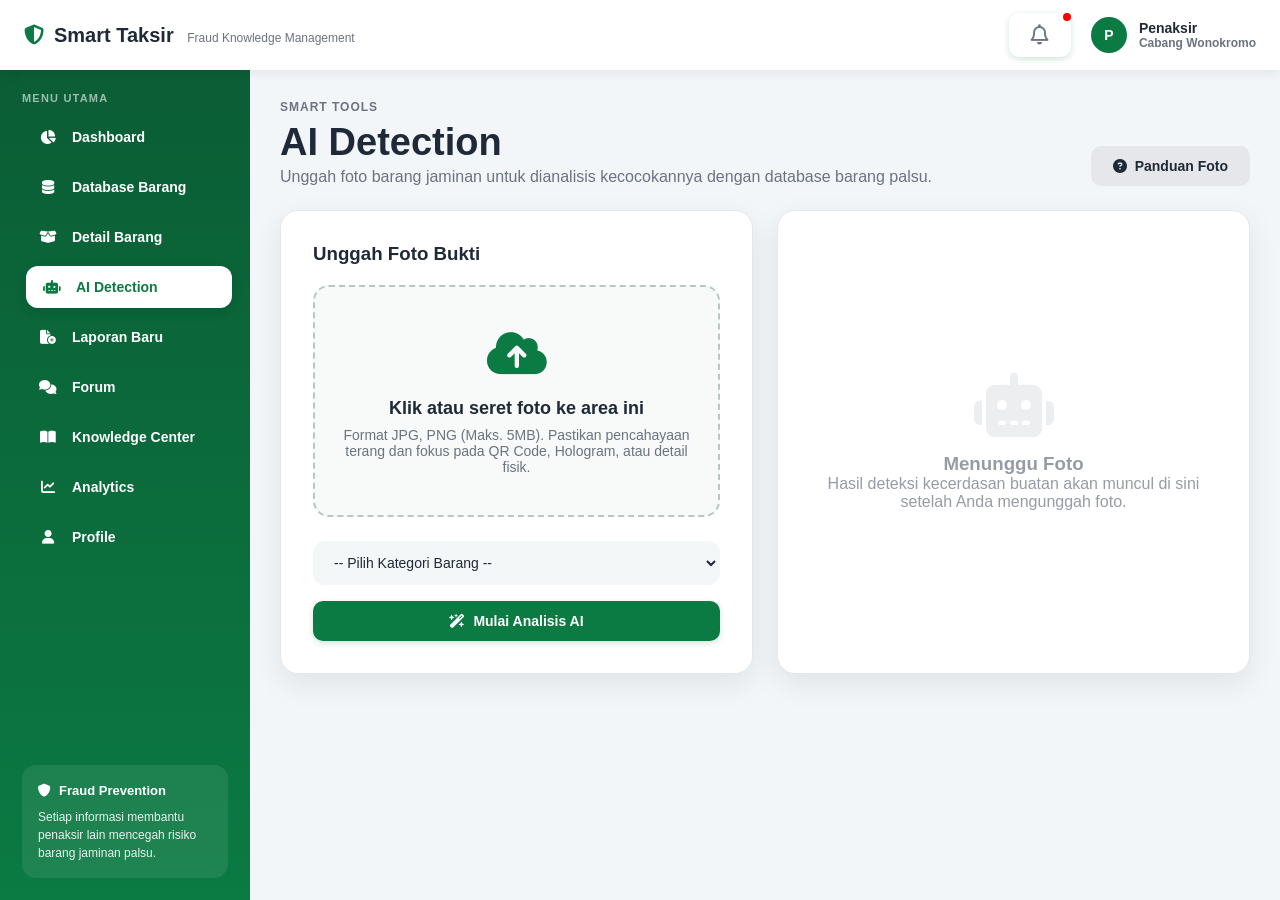
<file: ai.html>
<!DOCTYPE html>
<html lang="id">
<head>
    <meta charset="UTF-8">
    <meta name="viewport" content="width=device-width, initial-scale=1.0">
    <title>AI Detection | Smart Taksir</title>
    <!-- Hubungkan dengan CSS yang telah kita satukan (style-unified.css) -->
    <link rel="stylesheet" href="css/style.css">
    <!-- Import Font Awesome untuk Icon -->
    <link rel="stylesheet" href="https://cdnjs.cloudflare.com/ajax/libs/font-awesome/6.5.2/css/all.min.css">
    <style>
        /* Styling khusus halaman AI Detection */
        .ai-container {
            display: grid;
            grid-template-columns: 1fr 1fr;
            gap: 24px;
            max-width: 1200px;
        }

        .upload-card {
            background: var(--card-bg, #fff);
            border-radius: var(--radius-xl, 18px);
            box-shadow: var(--shadow, 0 10px 30px rgba(0,0,0,.08));
            border: 1px solid var(--border, #e5e7eb);
            padding: 32px;
            text-align: center;
            display: flex;
            flex-direction: column;
            justify-content: center;
        }

        .upload-zone {
            border: 2px dashed #b7c9bf;
            border-radius: 16px;
            padding: 40px 20px;
            background: #f7faf8;
            transition: all 0.3s ease;
            cursor: pointer;
            margin-bottom: 24px;
        }

        .upload-zone:hover {
            border-color: var(--primary);
            background: #edf8f2;
        }

        .upload-icon {
            font-size: 48px;
            color: var(--primary);
            margin-bottom: 16px;
        }

        .upload-text h4 {
            font-size: 18px;
            margin-bottom: 8px;
            color: var(--text);
        }

        .upload-text p {
            color: var(--muted);
            font-size: 14px;
        }

        .result-card {
            background: var(--card-bg, #fff);
            border-radius: var(--radius-xl, 18px);
            box-shadow: var(--shadow, 0 10px 30px rgba(0,0,0,.08));
            border: 1px solid var(--border, #e5e7eb);
            padding: 32px;
            display: flex;
            flex-direction: column;
            position: relative;
            overflow: hidden;
        }

        /* Simulasi state kosong sebelum analisis */
        .empty-state {
            display: flex;
            flex-direction: column;
            align-items: center;
            justify-content: center;
            height: 100%;
            color: var(--muted);
            text-align: center;
            opacity: 0.7;
        }

        .empty-state i {
            font-size: 64px;
            color: #e5e7eb;
            margin-bottom: 16px;
        }
        
        /* Hasil Analisis (Disembunyikan default untuk simulasi JS) */
        #aiResult {
            display: none; /* Akan diubah jadi block via JS */
        }

        .ai-result-header {
            display: flex;
            align-items: center;
            gap: 12px;
            margin-bottom: 24px;
            padding-bottom: 16px;
            border-bottom: 1px solid var(--border);
        }
        
        .ai-icon-badge {
            width: 48px;
            height: 48px;
            background: #dcf5e7;
            color: var(--primary);
            border-radius: 12px;
            display: flex;
            align-items: center;
            justify-content: center;
            font-size: 24px;
        }

        .similarity-box {
            background: var(--bg);
            border-radius: 12px;
            padding: 20px;
            margin-bottom: 20px;
            border: 1px solid var(--border);
        }
        
        .progress-bar-container {
            width: 100%;
            height: 8px;
            background: #e5e7eb;
            border-radius: 10px;
            margin-top: 10px;
            overflow: hidden;
        }
        
        .progress-fill {
            height: 100%;
            background: #ef4444; /* Merah untuk High Risk */
            border-radius: 10px;
            width: 0%; /* Animasi JS */
            transition: width 1s ease-in-out;
        }

        .check-list {
            list-style: none;
            padding: 0;
            margin: 0 0 20px 0;
        }

        .check-list li {
            padding: 10px 0;
            display: flex;
            align-items: center;
            gap: 12px;
            border-bottom: 1px solid #f3f6f9;
            font-size: 14px;
        }

        .check-list li:last-child {
            border-bottom: none;
        }
        
        .status-fail { color: #ef4444; }
        .status-pass { color: #0b7a43; }

        @media (max-width: 992px) {
            .ai-container { grid-template-columns: 1fr; }
        }
        
        /* Loader */
        .loader {
            display: none;
            border: 4px solid #f3f3f3;
            border-top: 4px solid var(--primary);
            border-radius: 50%;
            width: 40px;
            height: 40px;
            animation: spin 1s linear infinite;
            margin: 20px auto;
        }
        
        @keyframes spin {
            0% { transform: rotate(0deg); }
            100% { transform: rotate(360deg); }
        }
    </style>
</head>

<body>

<!-- ============================= -->
<!-- TOP HEADER -->
<!-- ============================= -->
<header class="top-header">
    <div class="brand">
        <div class="brand-title" style="display: flex; align-items: center; gap: 10px; color: var(--text); font-size: 20px;">
            <i class="fa-solid fa-shield-halved" style="color: var(--primary);"></i>
            <div>
                <strong>Smart Taksir</strong>
                <span style="font-size: 12px; font-weight: 400; color: var(--muted); margin-left: 8px;">Fraud Knowledge Management</span>
            </div>
        </div>
    </div>

    <div class="header-actions" style="display: flex; align-items: center; gap: 20px;">
        <button class="notification-button" style="background: none; border: none; font-size: 20px; color: var(--muted); cursor: pointer; position: relative;">
            <i class="fa-regular fa-bell"></i>
            <span class="notification-dot" style="position: absolute; top: 0; right: 0; width: 8px; height: 8px; background: red; border-radius: 50%;"></span>
        </button>

        <div class="header-profile" style="display: flex; align-items: center; gap: 12px; font-size: 14px;">
            <div class="profile-avatar" style="width: 36px; height: 36px; background: var(--primary); color: white; border-radius: 50%; display: flex; align-items: center; justify-content: center; font-weight: bold;">
                P
            </div>
            <div style="display: flex; flex-direction: column;">
                <strong>Penaksir</strong>
                <span style="color: var(--muted); font-size: 12px;">Cabang Wonokromo</span>
            </div>
        </div>
    </div>
</header>

<div class="wrap">

    <!-- ============================= -->
    <!-- SIDEBAR UTAMA -->
    <!-- ============================= -->
    <aside class="main-sidebar">
        <div class="nav-section">
            <div class="sidebar-title" style="font-size: 11px; text-transform: uppercase; letter-spacing: 1.2px; color: rgba(255, 255, 255, 0.6); margin-bottom: 12px; font-weight: 700;">
                MENU UTAMA
            </div>
            <ul>
                <li><a href="index.html"><i class="fa-solid fa-chart-pie" style="width: 24px; text-align: center;"></i> Dashboard</a></li>
                <li><a href="database.html"><i class="fa-solid fa-database" style="width: 24px; text-align: center;"></i> Database Barang</a></li>
                <li><a href="detail.html"><i class="fa-solid fa-box-open" style="width: 24px; text-align: center;"></i> Detail Barang</a></li>
                <li><a href="ai.html" class="active"><i class="fa-solid fa-robot" style="width: 24px; text-align: center;"></i> AI Detection</a></li>
                <li><a href="laporan.html"><i class="fa-solid fa-file-circle-plus" style="width: 24px; text-align: center;"></i> Laporan Baru</a></li>
                <li><a href="forum.html"><i class="fa-solid fa-comments" style="width: 24px; text-align: center;"></i> Forum</a></li>
                <li><a href="knowledge.html"><i class="fa-solid fa-book-open" style="width: 24px; text-align: center;"></i> Knowledge Center</a></li>
                <li><a href="analytics.html"><i class="fa-solid fa-chart-line" style="width: 24px; text-align: center;"></i> Analytics</a></li>
                <li><a href="profile.html"><i class="fa-solid fa-user" style="width: 24px; text-align: center;"></i> Profile</a></li>
            </ul>
        </div>

        <div class="sidebar-info" style="margin-top: 30px; padding: 16px; border-radius: 14px; background: rgba(255, 255, 255, 0.08); line-height: 1.5;">
            <h4 style="font-size: 13px; font-weight: 700; margin-bottom: 8px; color: #ffffff; display: flex; align-items: center; gap: 8px;">
                <i class="fa-solid fa-shield"></i> Fraud Prevention
            </h4>
            <p style="font-size: 12px; color: rgba(255, 255, 255, 0.9); margin: 0;">
                Setiap informasi membantu penaksir lain mencegah risiko barang jaminan palsu.
            </p>
        </div>
    </aside>

    <!-- ============================= -->
    <!-- CONTENT AI DETECTION -->
    <!-- ============================= -->
    <main class="page-container">

        <!-- PAGE TITLE -->
        <div class="page-heading">
            <div class="title-area">
                <span class="category-tag">SMART TOOLS</span>
                <h1>AI Detection</h1>
                <p>Unggah foto barang jaminan untuk dianalisis kecocokannya dengan database barang palsu.</p>
            </div>
            
            <button class="btn btn-secondary" onclick="window.location.href='knowledge.html'">
                <i class="fa-solid fa-circle-question"></i> Panduan Foto
            </button>
        </div>

        <div class="ai-container">
            
            <!-- UPLOAD SECTION -->
            <div class="upload-card">
                <h3 style="margin-bottom: 20px; text-align: left;">Unggah Foto Bukti</h3>
                
                <input type="file" id="fileInput" accept="image/*" style="display: none;">
                <label for="fileInput" class="upload-zone">
                    <div class="upload-icon">
                        <i class="fa-solid fa-cloud-arrow-up"></i>
                    </div>
                    <div class="upload-text">
                        <h4>Klik atau seret foto ke area ini</h4>
                        <p>Format JPG, PNG (Maks. 5MB). Pastikan pencahayaan terang dan fokus pada QR Code, Hologram, atau detail fisik.</p>
                    </div>
                </label>

                <div style="display: flex; gap: 12px; width: 100%;">
                    <select style="flex: 1;" id="kategoriBarang">
                        <option value="">-- Pilih Kategori Barang --</option>
                        <option value="logam">Logam Mulia (Emas/Antam)</option>
                        <option value="jam">Jam Tangan Mewah</option>
                        <option value="elektronik">Elektronik / Smartphone</option>
                        <option value="perhiasan">Perhiasan / Berlian</option>
                    </select>
                </div>
                
                <button class="new-discussion-button" style="width: 100%; margin-top: 16px;" onclick="simulateAI()">
                    <i class="fa-solid fa-wand-magic-sparkles"></i> Mulai Analisis AI
                </button>
            </div>

            <!-- RESULT SECTION -->
            <div class="result-card">
                
                <!-- State Kosong -->
                <div id="emptyState" class="empty-state">
                    <i class="fa-solid fa-robot"></i>
                    <h3>Menunggu Foto</h3>
                    <p>Hasil deteksi kecerdasan buatan akan muncul di sini setelah Anda mengunggah foto.</p>
                </div>

                <!-- Loader -->
                <div id="aiLoader" class="empty-state" style="display: none;">
                    <div class="loader"></div>
                    <h3 style="margin-top: 16px; color: var(--primary);">Menganalisis Gambar...</h3>
                    <p>AI sedang membandingkan ciri fisik dengan database.</p>
                </div>

                <!-- Hasil Simulasi -->
                <div id="aiResult">
                    <div class="ai-result-header">
                        <div class="ai-icon-badge">
                            <i class="fa-solid fa-triangle-exclamation" style="color: #ef4444;"></i>
                        </div>
                        <div>
                            <h3 style="margin: 0; font-size: 20px;">Indikasi Palsu (High Risk)</h3>
                            <p style="margin: 4px 0 0 0; color: var(--muted); font-size: 14px;">Terdeteksi kemiripan pola dengan kasus penipuan sebelumnya.</p>
                        </div>
                    </div>

                    <div class="similarity-box">
                        <div style="display: flex; justify-content: space-between; align-items: flex-end;">
                            <strong style="font-size: 14px; text-transform: uppercase; color: var(--muted);">Similarity Score</strong>
                            <span style="font-size: 28px; font-weight: 700; color: #ef4444;" id="scoreText">0%</span>
                        </div>
                        <div class="progress-bar-container">
                            <div class="progress-fill" id="scoreBar"></div>
                        </div>
                    </div>

                    <h4 style="font-size: 15px; margin-bottom: 12px;">Detail Pengecekan AI:</h4>
                    <ul class="check-list">
                        <li>
                            <i class="fa-solid fa-circle-xmark status-fail"></i> 
                            <strong>QR Code:</strong> Pola tidak terdaftar di sistem pusat.
                        </li>
                        <li>
                            <i class="fa-solid fa-circle-xmark status-fail"></i> 
                            <strong>Hologram:</strong> Refleksi cahaya (Watermark) statis/buram.
                        </li>
                        <li>
                            <i class="fa-solid fa-circle-check status-pass"></i> 
                            <strong>Dimensi Fisik:</strong> Sesuai toleransi (+/- 0.05mm).
                        </li>
                    </ul>

                    <div style="margin-top: 20px; padding: 16px; background: #fff8f1; border-left: 4px solid #f97316; border-radius: 4px; font-size: 13px; color: #9a3412;">
                        <strong><i class="fa-solid fa-circle-info"></i> Catatan Sistem:</strong><br>
                        AI adalah alat bantu deteksi awal. Penaksir <b>Wajib</b> melakukan pengujian fisik lanjutan (XRF, berat jenis, uji asam) sebelum mengambil keputusan final.
                    </div>

                    <div style="display: flex; gap: 12px; margin-top: 24px;">
                        <button class="btn btn-secondary" style="flex: 1;" onclick="resetAI()">Upload Ulang</button>
                        <button class="new-discussion-button" style="flex: 1;" onclick="window.location.href='laporan.html'">Buat Laporan Baru</button>
                    </div>
                </div>

            </div>

        </div>

    </main>

</div>

<!-- SCRIPT SIMULASI AI -->
<script>
    function simulateAI() {
        // Sembunyikan state kosong
        document.getElementById('emptyState').style.display = 'none';
        document.getElementById('aiResult').style.display = 'none';
        
        // Tampilkan loader
        document.getElementById('aiLoader').style.display = 'flex';

        // Simulasi delay 2 detik seolah-olah sedang diproses AI
        setTimeout(() => {
            document.getElementById('aiLoader').style.display = 'none';
            document.getElementById('aiResult').style.display = 'block';
            
            // Animasi bar persentase (92%)
            setTimeout(() => {
                document.getElementById('scoreBar').style.width = '92%';
                animateValue("scoreText", 0, 92, 1000);
            }, 100);

        }, 2000);
    }

    function resetAI() {
        document.getElementById('aiResult').style.display = 'none';
        document.getElementById('emptyState').style.display = 'flex';
        document.getElementById('scoreBar').style.width = '0%';
        document.getElementById('scoreText').innerText = '0%';
    }

    // Fungsi animasi angka dari 0 ke target
    function animateValue(id, start, end, duration) {
        let obj = document.getElementById(id);
        let startTimestamp = null;
        const step = (timestamp) => {
            if (!startTimestamp) startTimestamp = timestamp;
            const progress = Math.min((timestamp - startTimestamp) / duration, 1);
            obj.innerHTML = Math.floor(progress * (end - start)) + start + "%";
            if (progress < 1) {
                window.requestAnimationFrame(step);
            }
        };
        window.requestAnimationFrame(step);
    }
</script>
<script src="js/app.js"></script>
</body>
</html>
</file>
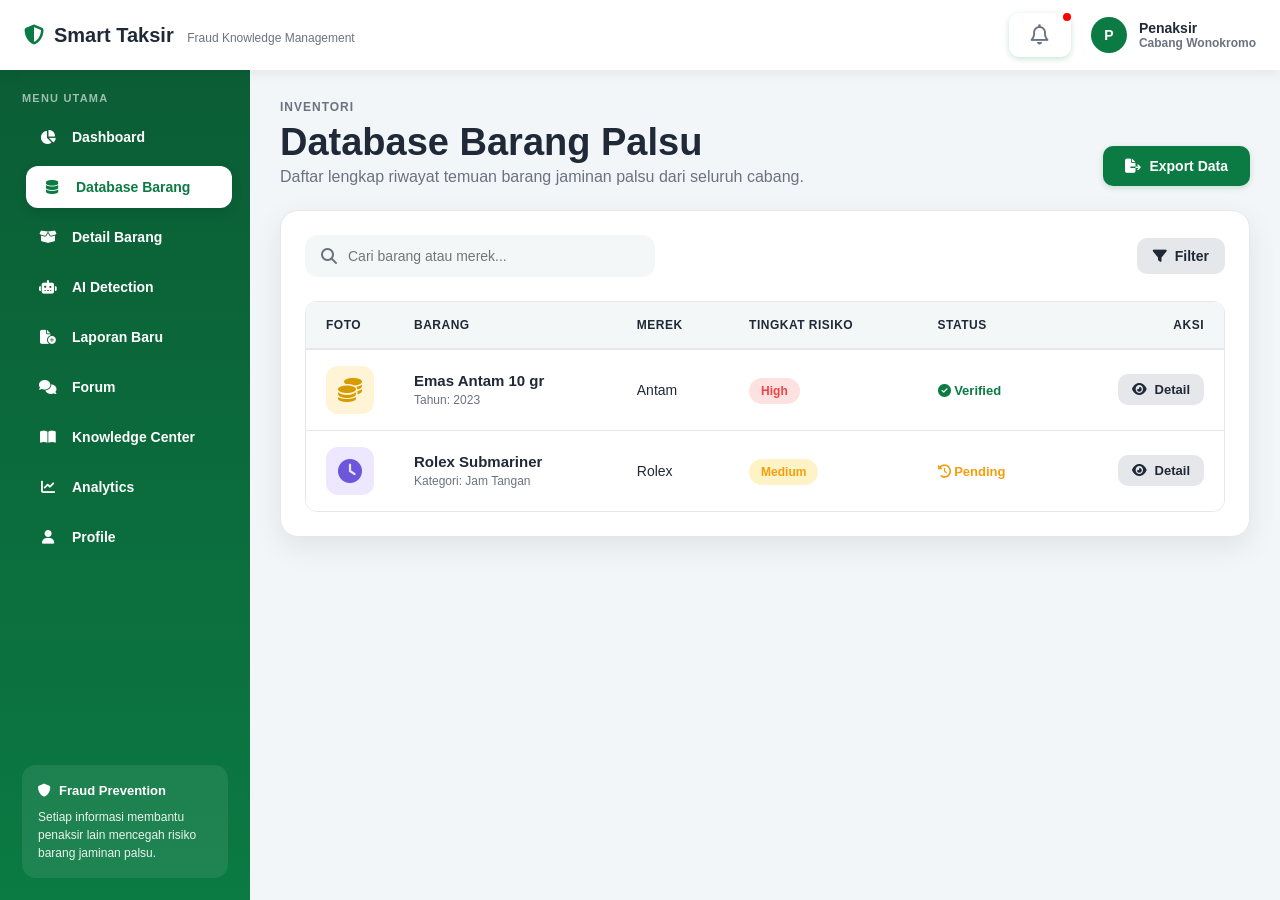
<file: database.html>
<!DOCTYPE html>
<html lang="id">
<head>
    <meta charset="UTF-8">
    <meta name="viewport" content="width=device-width, initial-scale=1.0">
    <title>Database Barang | Smart Taksir</title>
    <!-- Hubungkan dengan CSS yang telah kita satukan (style-unified.css) -->
    <link rel="stylesheet" href="css/style.css">
    <!-- Import Font Awesome untuk Icon yang identik dengan screenshot -->
    <link rel="stylesheet" href="https://cdnjs.cloudflare.com/ajax/libs/font-awesome/6.5.2/css/all.min.css">
</head>

<body>

<!-- ============================= -->
<!-- TOP HEADER -->
<!-- ============================= -->
<header class="top-header">
    <div class="brand">
        <div class="brand-title" style="display: flex; align-items: center; gap: 10px; color: var(--text); font-size: 20px;">
            <i class="fa-solid fa-shield-halved" style="color: var(--primary);"></i>
            <div>
                <strong>Smart Taksir</strong>
                <span style="font-size: 12px; font-weight: 400; color: var(--muted); margin-left: 8px;">Fraud Knowledge Management</span>
            </div>
        </div>
    </div>

    <div class="header-actions" style="display: flex; align-items: center; gap: 20px;">
        <button class="notification-button" style="background: none; border: none; font-size: 20px; color: var(--muted); cursor: pointer; position: relative;">
            <i class="fa-regular fa-bell"></i>
            <span class="notification-dot" style="position: absolute; top: 0; right: 0; width: 8px; height: 8px; background: red; border-radius: 50%;"></span>
        </button>

        <div class="header-profile" style="display: flex; align-items: center; gap: 12px; font-size: 14px;">
            <div class="profile-avatar" style="width: 36px; height: 36px; background: var(--primary); color: white; border-radius: 50%; display: flex; align-items: center; justify-content: center; font-weight: bold;">
                P
            </div>
            <div style="display: flex; flex-direction: column;">
                <strong>Penaksir</strong>
                <span style="color: var(--muted); font-size: 12px;">Cabang Wonokromo</span>
            </div>
        </div>
    </div>
</header>

<div class="wrap">

    <!-- ============================= -->
    <!-- SIDEBAR UTAMA -->
    <!-- ============================= -->
    <aside class="main-sidebar">
        <div class="nav-section">
            <div class="sidebar-title" style="font-size: 11px; text-transform: uppercase; letter-spacing: 1.2px; color: rgba(255, 255, 255, 0.6); margin-bottom: 12px; font-weight: 700;">
                MENU UTAMA
            </div>
            <ul>
                <li>
                    <a href="index.html">
                        <i class="fa-solid fa-chart-pie" style="width: 24px; text-align: center;"></i>
                        Dashboard
                    </a>
                </li>
                <li>
                    <a href="database.html" class="active">
                        <i class="fa-solid fa-database" style="width: 24px; text-align: center;"></i>
                        Database Barang
                    </a>
                </li>
                <li>
                    <a href="detail.html">
                        <i class="fa-solid fa-box-open" style="width: 24px; text-align: center;"></i>
                        Detail Barang
                    </a>
                </li>
                <li>
                    <a href="ai.html">
                        <i class="fa-solid fa-robot" style="width: 24px; text-align: center;"></i>
                        AI Detection
                    </a>
                </li>
                <li>
                    <a href="laporan.html">
                        <i class="fa-solid fa-file-circle-plus" style="width: 24px; text-align: center;"></i>
                        Laporan Baru
                    </a>
                </li>
                <li>
                    <a href="forum.html">
                        <i class="fa-solid fa-comments" style="width: 24px; text-align: center;"></i>
                        Forum
                    </a>
                </li>
                <li>
                    <a href="knowledge.html">
                        <i class="fa-solid fa-book-open" style="width: 24px; text-align: center;"></i>
                        Knowledge Center
                    </a>
                </li>
                <li>
                    <a href="analytics.html">
                        <i class="fa-solid fa-chart-line" style="width: 24px; text-align: center;"></i>
                        Analytics
                    </a>
                </li>
                <li>
                    <a href="profile.html">
                        <i class="fa-solid fa-user" style="width: 24px; text-align: center;"></i>
                        Profile
                    </a>
                </li>
            </ul>
        </div>

        <div class="sidebar-info" style="margin-top: 30px; padding: 16px; border-radius: 14px; background: rgba(255, 255, 255, 0.08); line-height: 1.5;">
            <h4 style="font-size: 13px; font-weight: 700; margin-bottom: 8px; color: #ffffff; display: flex; align-items: center; gap: 8px;">
                <i class="fa-solid fa-shield"></i> Fraud Prevention
            </h4>
            <p style="font-size: 12px; color: rgba(255, 255, 255, 0.9); margin: 0;">
                Setiap informasi membantu penaksir lain mencegah risiko barang jaminan palsu.
            </p>
        </div>
    </aside>

    <!-- ============================= -->
    <!-- CONTENT DATABASE BARANG -->
    <!-- ============================= -->
    <main class="page-container">

        <!-- PAGE TITLE -->
        <div class="page-heading">
            <div class="title-area">
                <span class="category-tag">INVENTORI</span>
                <h1>Database Barang Palsu</h1>
                <p>Daftar lengkap riwayat temuan barang jaminan palsu dari seluruh cabang.</p>
            </div>
            
            <button class="new-discussion-button" onclick="window.location.href='laporan.html'">
                <i class="fa-solid fa-file-export"></i> Export Data
            </button>
        </div>

        <!-- MAIN CARD -->
        <div class="content-card">
            
            <!-- TOOLBAR: SEARCH & FILTER -->
            <div style="display: flex; justify-content: space-between; align-items: center; margin-bottom: 24px; flex-wrap: wrap; gap: 16px;">
                <div style="position: relative; width: 100%; max-width: 350px;">
                    <i class="fa-solid fa-magnifying-glass" style="position: absolute; left: 16px; top: 50%; transform: translateY(-50%); color: var(--muted);"></i>
                    <input type="text" placeholder="Cari barang atau merek..." style="padding-left: 42px; width: 100%; margin: 0;">
                </div>
                
                <div style="display: flex; gap: 12px;">
                    <button class="btn btn-secondary" style="padding: 10px 16px;">
                        <i class="fa-solid fa-filter"></i> Filter
                    </button>
                </div>
            </div>

            <!-- TABLE -->
            <div class="table-responsive">
                <table>
                    <thead>
                        <tr>
                            <th width="80">Foto</th>
                            <th>Barang</th>
                            <th>Merek</th>
                            <th>Tingkat Risiko</th>
                            <th>Status</th>
                            <th style="text-align: right;">Aksi</th>
                        </tr>
                    </thead>
                    <tbody>
                        <!-- DATA 1 -->
                        <tr>
                            <td>
                                <div style="width: 48px; height: 48px; background: #fff4d6; color: #d79b00; border-radius: 12px; display: flex; align-items: center; justify-content: center; font-size: 24px;">
                                    <i class="fa-solid fa-coins"></i>
                                </div>
                            </td>
                            <td>
                                <strong style="font-size: 15px;">Emas Antam 10 gr</strong>
                                <div style="font-size: 12px; color: var(--muted); margin-top: 4px;">Tahun: 2023</div>
                            </td>
                            <td style="font-weight: 500;">Antam</td>
                            <td>
                                <span style="background: #fee2e2; color: #ef4444; padding: 6px 12px; border-radius: 20px; font-size: 12px; font-weight: 700;">
                                    High
                                </span>
                            </td>
                            <td>
                                <span style="color: #0b7a43; font-weight: 600; font-size: 13px;">
                                    <i class="fa-solid fa-circle-check"></i> Verified
                                </span>
                            </td>
                            <td style="text-align: right;">
                                <button class="btn btn-secondary" style="padding: 8px 14px; font-size: 13px;">
                                    <i class="fa-solid fa-eye"></i> Detail
                                </button>
                            </td>
                        </tr>

                        <!-- DATA 2 -->
                        <tr>
                            <td>
                                <div style="width: 48px; height: 48px; background: #ede7ff; color: #6d56d9; border-radius: 12px; display: flex; align-items: center; justify-content: center; font-size: 24px;">
                                    <i class="fa-solid fa-clock"></i>
                                </div>
                            </td>
                            <td>
                                <strong style="font-size: 15px;">Rolex Submariner</strong>
                                <div style="font-size: 12px; color: var(--muted); margin-top: 4px;">Kategori: Jam Tangan</div>
                            </td>
                            <td style="font-weight: 500;">Rolex</td>
                            <td>
                                <span style="background: #fef3c7; color: #f59e0b; padding: 6px 12px; border-radius: 20px; font-size: 12px; font-weight: 700;">
                                    Medium
                                </span>
                            </td>
                            <td>
                                <span style="color: #f59e0b; font-weight: 600; font-size: 13px;">
                                    <i class="fa-solid fa-clock-rotate-left"></i> Pending
                                </span>
                            </td>
                            <td style="text-align: right;">
                                <button class="btn btn-secondary" style="padding: 8px 14px; font-size: 13px;">
                                    <i class="fa-solid fa-eye"></i> Detail
                                </button>
                            </td>
                        </tr>
                    </tbody>
                </table>
            </div>

        </div>

    </main>

</div>

<script src="js/app.js"></script>
</body>
</html>
</file>
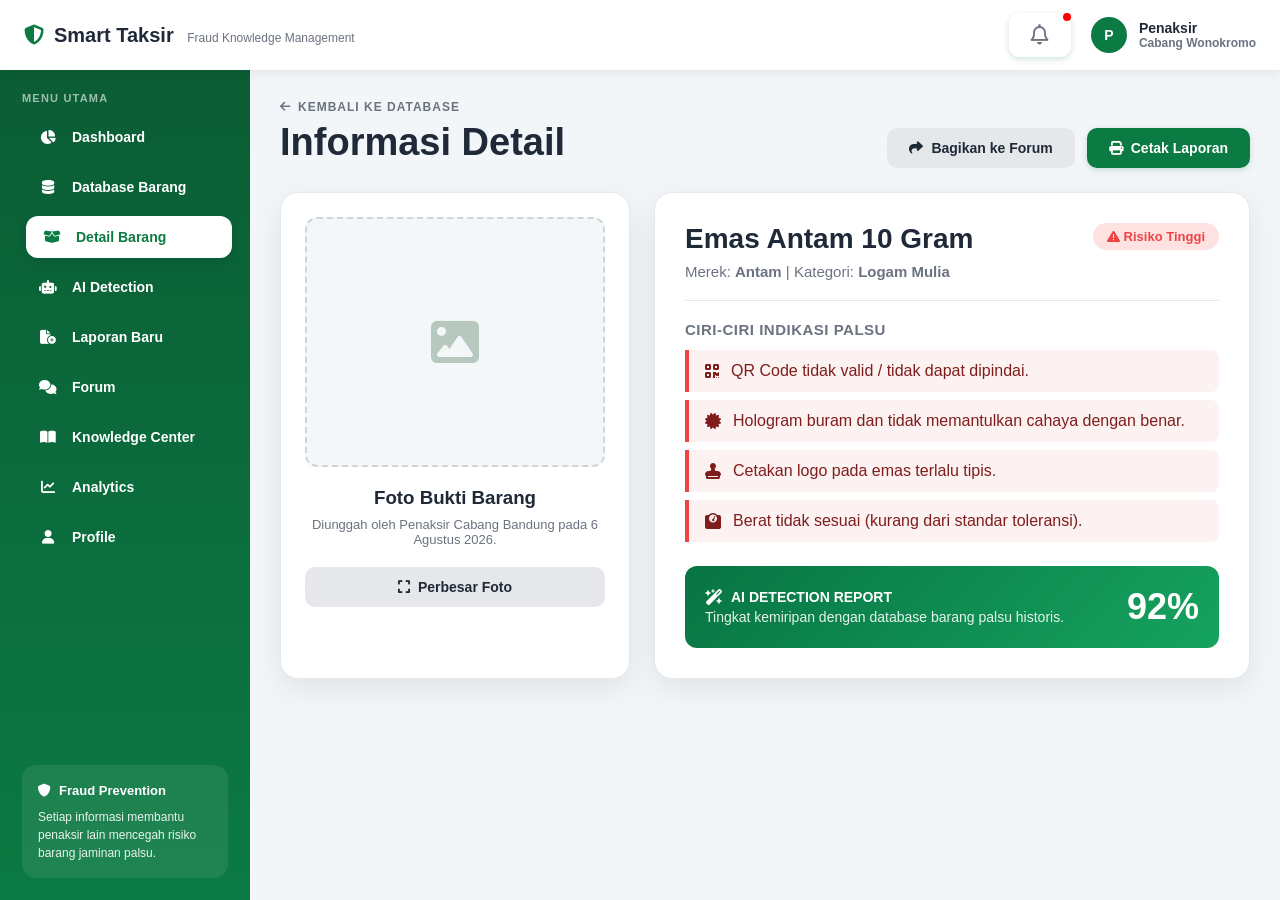
<file: detail.html>
<!DOCTYPE html>
<html lang="id">
<head>
    <meta charset="UTF-8">
    <meta name="viewport" content="width=device-width, initial-scale=1.0">
    <title>Detail Barang | Smart Taksir</title>
    <!-- Hubungkan dengan CSS yang telah kita satukan (style-unified.css) -->
    <link rel="stylesheet" href="css/style.css">
    <!-- Import Font Awesome untuk Icon -->
    <link rel="stylesheet" href="https://cdnjs.cloudflare.com/ajax/libs/font-awesome/6.5.2/css/all.min.css">
    <style>
        /* Styling khusus halaman detail */
        .detail-grid {
            display: grid;
            grid-template-columns: 350px 1fr;
            gap: 24px;
        }

        .image-card {
            background: var(--card-bg, #fff);
            border-radius: var(--radius-xl, 18px);
            box-shadow: var(--shadow, 0 10px 30px rgba(0,0,0,.08));
            border: 1px solid var(--border, #e5e7eb);
            padding: 24px;
            display: flex;
            flex-direction: column;
            align-items: center;
        }

        .image-placeholder {
            width: 100%;
            height: 250px;
            background: #f4f7f8;
            border-radius: 12px;
            display: flex;
            align-items: center;
            justify-content: center;
            font-size: 48px;
            color: #b7c9bf;
            margin-bottom: 20px;
            border: 2px dashed #d1d5db;
        }

        .info-card {
            background: var(--card-bg, #fff);
            border-radius: var(--radius-xl, 18px);
            box-shadow: var(--shadow, 0 10px 30px rgba(0,0,0,.08));
            border: 1px solid var(--border, #e5e7eb);
            padding: 30px;
        }

        .info-header {
            display: flex;
            justify-content: space-between;
            align-items: flex-start;
            border-bottom: 1px solid var(--border);
            padding-bottom: 20px;
            margin-bottom: 20px;
        }

        .info-header h2 {
            font-size: 28px;
            font-weight: 700;
            color: var(--text);
            margin: 0 0 8px 0;
        }

        .badge-risk {
            background: #fee2e2;
            color: #ef4444;
            padding: 6px 14px;
            border-radius: 20px;
            font-size: 13px;
            font-weight: 700;
            display: inline-block;
        }

        .detail-section {
            margin-bottom: 24px;
        }

        .detail-section h4 {
            font-size: 15px;
            color: var(--muted);
            margin-bottom: 12px;
            text-transform: uppercase;
            letter-spacing: 0.5px;
        }

        .traits-list {
            list-style: none;
            padding: 0;
        }

        .traits-list li {
            padding: 12px 16px;
            background: #fdf2f2;
            border-left: 4px solid #ef4444;
            margin-bottom: 8px;
            border-radius: 0 8px 8px 0;
            display: flex;
            align-items: center;
            gap: 12px;
            font-weight: 500;
            color: #7f1d1d;
        }

        .ai-similarity-box {
            background: linear-gradient(135deg, #087443, #15a35f);
            border-radius: 12px;
            padding: 20px;
            color: white;
            display: flex;
            align-items: center;
            justify-content: space-between;
            margin-top: 20px;
        }

        .ai-similarity-box .score {
            font-size: 36px;
            font-weight: 700;
        }

        @media (max-width: 992px) {
            .detail-grid { grid-template-columns: 1fr; }
        }
    </style>
</head>

<body>

<!-- ============================= -->
<!-- TOP HEADER -->
<!-- ============================= -->
<header class="top-header">
    <div class="brand">
        <div class="brand-title" style="display: flex; align-items: center; gap: 10px; color: var(--text); font-size: 20px;">
            <i class="fa-solid fa-shield-halved" style="color: var(--primary);"></i>
            <div>
                <strong>Smart Taksir</strong>
                <span style="font-size: 12px; font-weight: 400; color: var(--muted); margin-left: 8px;">Fraud Knowledge Management</span>
            </div>
        </div>
    </div>

    <div class="header-actions" style="display: flex; align-items: center; gap: 20px;">
        <button class="notification-button" style="background: none; border: none; font-size: 20px; color: var(--muted); cursor: pointer; position: relative;">
            <i class="fa-regular fa-bell"></i>
            <span class="notification-dot" style="position: absolute; top: 0; right: 0; width: 8px; height: 8px; background: red; border-radius: 50%;"></span>
        </button>

        <div class="header-profile" style="display: flex; align-items: center; gap: 12px; font-size: 14px;">
            <div class="profile-avatar" style="width: 36px; height: 36px; background: var(--primary); color: white; border-radius: 50%; display: flex; align-items: center; justify-content: center; font-weight: bold;">
                P
            </div>
            <div style="display: flex; flex-direction: column;">
                <strong>Penaksir</strong>
                <span style="color: var(--muted); font-size: 12px;">Cabang Wonokromo</span>
            </div>
        </div>
    </div>
</header>

<div class="wrap">

    <!-- ============================= -->
    <!-- SIDEBAR UTAMA -->
    <!-- ============================= -->
    <aside class="main-sidebar">
        <div class="nav-section">
            <div class="sidebar-title" style="font-size: 11px; text-transform: uppercase; letter-spacing: 1.2px; color: rgba(255, 255, 255, 0.6); margin-bottom: 12px; font-weight: 700;">
                MENU UTAMA
            </div>
            <ul>
                <li><a href="index.html"><i class="fa-solid fa-chart-pie" style="width: 24px; text-align: center;"></i> Dashboard</a></li>
                <li><a href="database.html"><i class="fa-solid fa-database" style="width: 24px; text-align: center;"></i> Database Barang</a></li>
                <li><a href="detail.html" class="active"><i class="fa-solid fa-box-open" style="width: 24px; text-align: center;"></i> Detail Barang</a></li>
                <li><a href="ai.html"><i class="fa-solid fa-robot" style="width: 24px; text-align: center;"></i> AI Detection</a></li>
                <li><a href="laporan.html"><i class="fa-solid fa-file-circle-plus" style="width: 24px; text-align: center;"></i> Laporan Baru</a></li>
                <li><a href="forum.html"><i class="fa-solid fa-comments" style="width: 24px; text-align: center;"></i> Forum</a></li>
                <li><a href="knowledge.html"><i class="fa-solid fa-book-open" style="width: 24px; text-align: center;"></i> Knowledge Center</a></li>
                <li><a href="analytics.html"><i class="fa-solid fa-chart-line" style="width: 24px; text-align: center;"></i> Analytics</a></li>
                <li><a href="profile.html"><i class="fa-solid fa-user" style="width: 24px; text-align: center;"></i> Profile</a></li>
            </ul>
        </div>

        <div class="sidebar-info" style="margin-top: 30px; padding: 16px; border-radius: 14px; background: rgba(255, 255, 255, 0.08); line-height: 1.5;">
            <h4 style="font-size: 13px; font-weight: 700; margin-bottom: 8px; color: #ffffff; display: flex; align-items: center; gap: 8px;">
                <i class="fa-solid fa-shield"></i> Fraud Prevention
            </h4>
            <p style="font-size: 12px; color: rgba(255, 255, 255, 0.9); margin: 0;">
                Setiap informasi membantu penaksir lain mencegah risiko barang jaminan palsu.
            </p>
        </div>
    </aside>

    <!-- ============================= -->
    <!-- CONTENT DETAIL BARANG -->
    <!-- ============================= -->
    <main class="page-container">

        <!-- PAGE TITLE -->
        <div class="page-heading">
            <div class="title-area">
                <span class="category-tag" style="display: flex; align-items: center; gap: 6px; cursor: pointer;" onclick="window.location.href='database.html'">
                    <i class="fa-solid fa-arrow-left"></i> KEMBALI KE DATABASE
                </span>
                <h1>Informasi Detail</h1>
            </div>
            
            <div style="display: flex; gap: 12px;">
                <button class="btn btn-secondary" onclick="window.location.href='forum.html'">
                    <i class="fa-solid fa-share"></i> Bagikan ke Forum
                </button>
                <button class="new-discussion-button">
                    <i class="fa-solid fa-print"></i> Cetak Laporan
                </button>
            </div>
        </div>

        <div class="detail-grid">
            
            <!-- LEFT COLUMN: IMAGE -->
            <div class="image-card">
                <div class="image-placeholder">
                    <i class="fa-solid fa-image"></i>
                </div>
                <h3 style="margin-bottom: 8px; text-align: center;">Foto Bukti Barang</h3>
                <p style="color: var(--muted); font-size: 13px; text-align: center; margin-bottom: 20px;">Diunggah oleh Penaksir Cabang Bandung pada 6 Agustus 2026.</p>
                
                <button class="btn btn-secondary" style="width: 100%;">
                    <i class="fa-solid fa-expand"></i> Perbesar Foto
                </button>
            </div>

            <!-- RIGHT COLUMN: INFO -->
            <div class="info-card">
                
                <div class="info-header">
                    <div>
                        <h2>Emas Antam 10 Gram</h2>
                        <p style="color: var(--muted); font-size: 15px;">Merek: <strong>Antam</strong> | Kategori: <strong>Logam Mulia</strong></p>
                    </div>
                    <div class="badge-risk">
                        <i class="fa-solid fa-triangle-exclamation"></i> Risiko Tinggi
                    </div>
                </div>

                <div class="detail-section">
                    <h4>Ciri-Ciri Indikasi Palsu</h4>
                    <ul class="traits-list">
                        <li><i class="fa-solid fa-qrcode"></i> QR Code tidak valid / tidak dapat dipindai.</li>
                        <li><i class="fa-solid fa-certificate"></i> Hologram buram dan tidak memantulkan cahaya dengan benar.</li>
                        <li><i class="fa-solid fa-stamp"></i> Cetakan logo pada emas terlalu tipis.</li>
                        <li><i class="fa-solid fa-weight-scale"></i> Berat tidak sesuai (kurang dari standar toleransi).</li>
                    </ul>
                </div>

                <div class="ai-similarity-box">
                    <div>
                        <div style="display: flex; align-items: center; gap: 8px; margin-bottom: 4px;">
                            <i class="fa-solid fa-wand-magic-sparkles"></i>
                            <span style="font-size: 14px; font-weight: 600; text-transform: uppercase;">AI Detection Report</span>
                        </div>
                        <p style="margin: 0; font-size: 14px; opacity: 0.9;">Tingkat kemiripan dengan database barang palsu historis.</p>
                    </div>
                    <div class="score">92%</div>
                </div>

            </div>

        </div>

    </main>

</div>

<script src="js/app.js"></script>
</body>
</html>
</file>
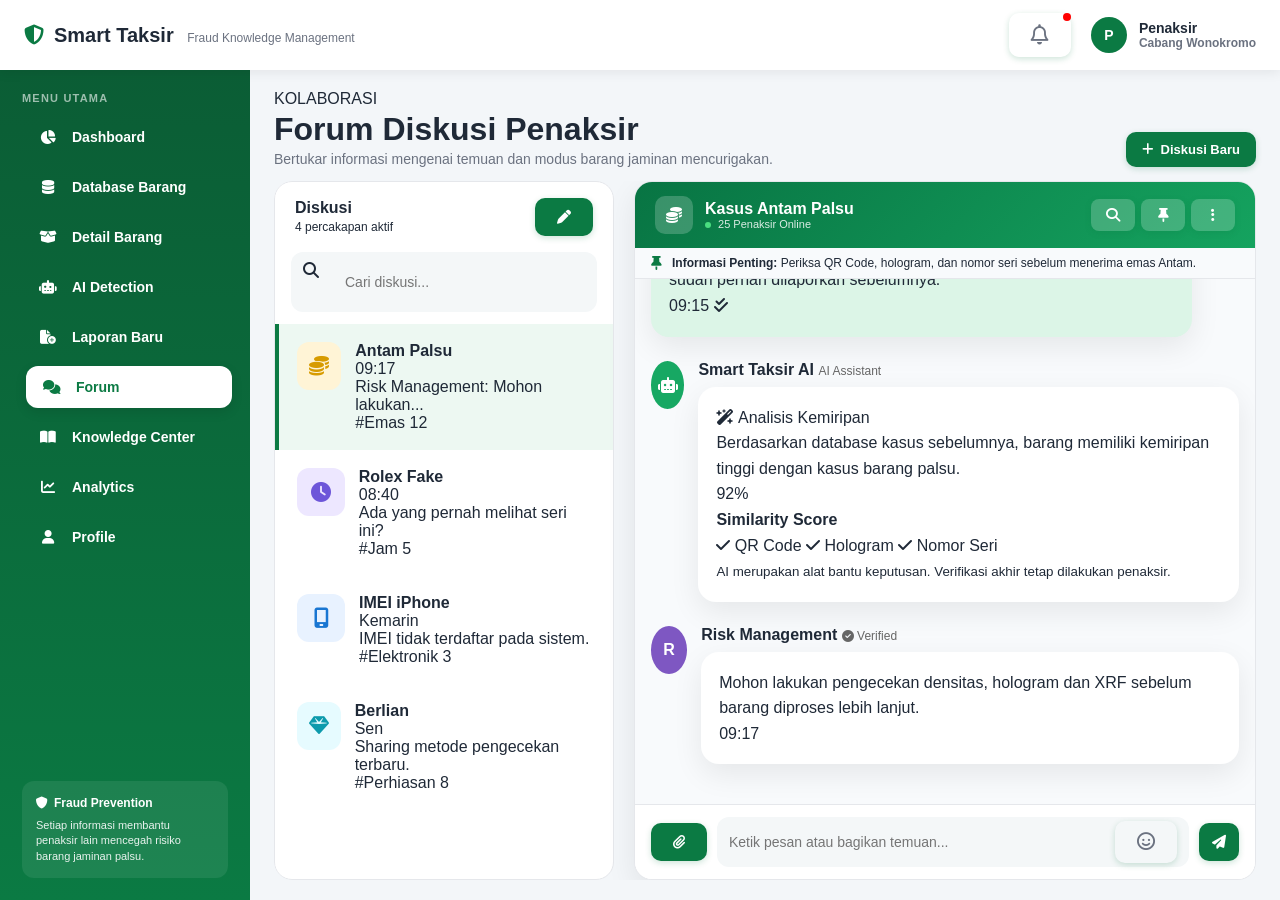
<file: forum.html>
<!DOCTYPE html>
<html lang="id">

<head>
    <meta charset="UTF-8">
    <meta name="viewport" content="width=device-width, initial-scale=1.0">
    <title>Forum Diskusi | Smart Taksir</title>
    <!-- Hubungkan dengan CSS terpadu -->
    <link rel="stylesheet" href="css/style.css">
    <link rel="stylesheet" href="css/forum.css">
    <!-- Import Font Awesome untuk Icon -->
    <link rel="stylesheet" href="https://cdnjs.cloudflare.com/ajax/libs/font-awesome/6.5.2/css/all.min.css">
    <style>
        /* Perbaikan CSS Khusus Agar Chat Input Bar Pasti Terlihat */
        html, body {
            height: 100vh !important;
            max-height: 100vh !important;
            overflow: hidden !important;
        }

        .wrap {
            height: calc(100vh - 70px) !important;
            overflow: hidden !important;
        }

        .forum-page {
            flex: 1 !important;
            display: flex !important;
            flex-direction: column !important;
            height: 100% !important;
            overflow: hidden !important;
            padding: 20px 24px !important;
        }

        .forum-container {
            flex: 1 !important;
            display: grid !important;
            grid-template-columns: 340px 1fr !important;
            gap: 20px !important;
            height: calc(100% - 90px) !important;
            min-height: 0 !important;
            overflow: hidden !important;
        }

        .chat-room {
            background: #ffffff !important;
            border-radius: var(--radius-xl, 18px) !important;
            box-shadow: var(--shadow, 0 10px 30px rgba(0,0,0,.08)) !important;
            border: 1px solid var(--border, #e5e7eb) !important;
            display: flex !important;
            flex-direction: column !important;
            height: 100% !important;
            min-height: 0 !important;
            overflow: hidden !important;
        }

        .chat-header {
            background: linear-gradient(135deg, #087443, #15a35f) !important;
            color: white !important;
            padding: 14px 20px !important;
            display: flex !important;
            align-items: center !important;
            justify-content: space-between !important;
            flex-shrink: 0 !important;
        }

        .chat-header h3 {
            color: white !important;
            margin: 0 !important;
            font-size: 16px !important;
        }

        .chat-header .online-status {
            color: rgba(255, 255, 255, 0.85) !important;
            font-size: 11px !important;
        }

        .room-actions {
            display: flex !important;
            gap: 6px !important;
        }

        .room-actions button {
            background: rgba(255, 255, 255, 0.2) !important;
            color: white !important;
            border: none !important;
            border-radius: 8px !important;
            width: 32px !important;
            height: 32px !important;
            display: flex !important;
            align-items: center !important;
            justify-content: center !important;
            cursor: pointer !important;
        }

        .pinned-message {
            background: #f8fafc !important;
            border-bottom: 1px solid var(--border, #e5e7eb) !important;
            padding: 8px 16px !important;
            display: flex !important;
            align-items: center !important;
            gap: 10px !important;
            font-size: 12px !important;
            color: var(--text) !important;
            flex-shrink: 0 !important;
        }

        .pinned-message i {
            color: var(--primary) !important;
            font-size: 14px !important;
            flex-shrink: 0;
        }

        .chat-body {
            flex: 1 !important;
            overflow-y: auto !important;
            padding: 16px !important;
            background: #f8fafc !important;
            min-height: 0 !important;
        }

        .chat-input-area {
            background: #ffffff !important;
            border-top: 1px solid var(--border, #e5e7eb) !important;
            padding: 12px 16px !important;
            display: flex !important;
            align-items: center !important;
            gap: 10px !important;
            flex-shrink: 0 !important;
        }
    </style>
</head>

<body>

<!-- ============================= -->
<!-- TOP HEADER -->
<!-- ============================= -->
<header class="top-header">
    <div class="brand">
        <div class="brand-title" style="display: flex; align-items: center; gap: 10px; color: var(--text); font-size: 20px;">
            <i class="fa-solid fa-shield-halved" style="color: var(--primary);"></i>
            <div>
                <strong>Smart Taksir</strong>
                <span style="font-size: 12px; font-weight: 400; color: var(--muted); margin-left: 8px;">Fraud Knowledge Management</span>
            </div>
        </div>
    </div>

    <div class="header-actions" style="display: flex; align-items: center; gap: 20px;">
        <button class="notification-button" style="background: none; border: none; font-size: 20px; color: var(--muted); cursor: pointer; position: relative;">
            <i class="fa-regular fa-bell"></i>
            <span class="notification-dot" style="position: absolute; top: 0; right: 0; width: 8px; height: 8px; background: red; border-radius: 50%;"></span>
        </button>

        <div class="header-profile" style="display: flex; align-items: center; gap: 12px; font-size: 14px;">
            <div class="profile-avatar" style="width: 36px; height: 36px; background: var(--primary); color: white; border-radius: 50%; display: flex; align-items: center; justify-content: center; font-weight: bold;">
                P
            </div>
            <div style="display: flex; flex-direction: column;">
                <strong>Penaksir</strong>
                <span style="color: var(--muted); font-size: 12px;">Cabang Wonokromo</span>
            </div>
        </div>
    </div>
</header>

<div class="wrap">

    <!-- ============================= -->
    <!-- SIDEBAR UTAMA -->
    <!-- ============================= -->
    <aside class="main-sidebar">
        <div class="nav-section">
            <div class="sidebar-title" style="font-size: 11px; text-transform: uppercase; letter-spacing: 1.2px; color: rgba(255, 255, 255, 0.6); margin-bottom: 12px; font-weight: 700;">
                MENU UTAMA
            </div>
            <ul>
                <li><a href="index.html"><i class="fa-solid fa-chart-pie" style="width: 24px; text-align: center;"></i> Dashboard</a></li>
                <li><a href="database.html"><i class="fa-solid fa-database" style="width: 24px; text-align: center;"></i> Database Barang</a></li>
                <li><a href="detail.html"><i class="fa-solid fa-box-open" style="width: 24px; text-align: center;"></i> Detail Barang</a></li>
                <li><a href="ai.html"><i class="fa-solid fa-robot" style="width: 24px; text-align: center;"></i> AI Detection</a></li>
                <li><a href="laporan.html"><i class="fa-solid fa-file-circle-plus" style="width: 24px; text-align: center;"></i> Laporan Baru</a></li>
                <li><a href="forum.html" class="active"><i class="fa-solid fa-comments" style="width: 24px; text-align: center;"></i> Forum</a></li>
                <li><a href="knowledge.html"><i class="fa-solid fa-book-open" style="width: 24px; text-align: center;"></i> Knowledge Center</a></li>
                <li><a href="analytics.html"><i class="fa-solid fa-chart-line" style="width: 24px; text-align: center;"></i> Analytics</a></li>
                <li><a href="profile.html"><i class="fa-solid fa-user" style="width: 24px; text-align: center;"></i> Profile</a></li>
            </ul>
        </div>

        <div class="sidebar-info" style="margin-top: 20px; padding: 14px; border-radius: 12px; background: rgba(255, 255, 255, 0.08); line-height: 1.4;">
            <h4 style="font-size: 12px; font-weight: 700; margin-bottom: 6px; color: #ffffff; display: flex; align-items: center; gap: 6px;">
                <i class="fa-solid fa-shield"></i> Fraud Prevention
            </h4>
            <p style="font-size: 11px; color: rgba(255, 255, 255, 0.9); margin: 0;">
                Setiap informasi membantu penaksir lain mencegah risiko barang jaminan palsu.
            </p>
        </div>
    </aside>


    <!-- ============================= -->
    <!-- CONTENT -->
    <!-- ============================= -->
    <main class="forum-page">

        <!-- PAGE TITLE -->
        <div class="page-heading" style="margin-bottom: 14px;">
            <div>
                <span class="page-label">KOLABORASI</span>
                <h1 style="font-size: 32px; margin: 4px 0;">Forum Diskusi Penaksir</h1>
                <p style="font-size: 14px;">Bertukar informasi mengenai temuan dan modus barang jaminan mencurigakan.</p>
            </div>

            <button class="new-discussion-button" style="padding: 10px 16px; font-size: 13px;">
                <i class="fa-solid fa-plus"></i> Diskusi Baru
            </button>
        </div>


        <!-- ============================= -->
        <!-- FORUM CONTAINER -->
        <!-- ============================= -->
        <div class="forum-container">

            <!-- ============================= -->
            <!-- CHAT LIST -->
            <!-- ============================= -->
            <section class="chat-list" style="background: #ffffff; border-radius: var(--radius-xl, 18px); border: 1px solid var(--border, #e5e7eb); height: 100%; overflow: hidden;">

                <div class="discussion-title" style="padding: 16px 20px;">
                    <div>
                        <h3 style="font-size: 16px;">Diskusi</h3>
                        <span style="font-size: 12px;">4 percakapan aktif</span>
                    </div>
                    <button class="small-icon-button">
                        <i class="fa-solid fa-pen"></i>
                    </button>
                </div>

                <!-- SEARCH -->
                <div class="chat-search" style="margin: 0 16px 12px; padding: 10px 12px;">
                    <i class="fa-solid fa-magnifying-glass"></i>
                    <input type="text" id="discussionSearch" placeholder="Cari diskusi...">
                </div>

                <!-- LIST ITEMS -->
                <div class="chat-items" id="chatItems" style="height: calc(100% - 130px); overflow-y: auto;">

                    <!-- ANTAM -->
                    <div class="chat-item active" data-search="antam emas palsu">
                        <div class="chat-icon gold">
                            <i class="fa-solid fa-coins"></i>
                        </div>
                        <div class="chat-item-content">
                            <div class="chat-item-top">
                                <h4>Antam Palsu</h4>
                                <span>09:17</span>
                            </div>
                            <p>Risk Management: Mohon lakukan...</p>
                            <div class="chat-meta">
                                <span class="category-tag">#Emas</span>
                                <span class="unread">12</span>
                            </div>
                        </div>
                    </div>

                    <!-- ROLEX -->
                    <div class="chat-item" data-search="rolex jam fake palsu">
                        <div class="chat-icon watch">
                            <i class="fa-solid fa-clock"></i>
                        </div>
                        <div class="chat-item-content">
                            <div class="chat-item-top">
                                <h4>Rolex Fake</h4>
                                <span>08:40</span>
                            </div>
                            <p>Ada yang pernah melihat seri ini?</p>
                            <div class="chat-meta">
                                <span class="category-tag">#Jam</span>
                                <span class="unread">5</span>
                            </div>
                        </div>
                    </div>

                    <!-- IPHONE -->
                    <div class="chat-item" data-search="iphone imei elektronik">
                        <div class="chat-icon phone">
                            <i class="fa-solid fa-mobile-screen"></i>
                        </div>
                        <div class="chat-item-content">
                            <div class="chat-item-top">
                                <h4>IMEI iPhone</h4>
                                <span>Kemarin</span>
                            </div>
                            <p>IMEI tidak terdaftar pada sistem.</p>
                            <div class="chat-meta">
                                <span class="category-tag">#Elektronik</span>
                                <span class="unread">3</span>
                            </div>
                        </div>
                    </div>

                    <!-- BERLIAN -->
                    <div class="chat-item" data-search="berlian perhiasan palsu">
                        <div class="chat-icon diamond">
                            <i class="fa-solid fa-gem"></i>
                        </div>
                        <div class="chat-item-content">
                            <div class="chat-item-top">
                                <h4>Berlian</h4>
                                <span>Sen</span>
                            </div>
                            <p>Sharing metode pengecekan terbaru.</p>
                            <div class="chat-meta">
                                <span class="category-tag">#Perhiasan</span>
                                <span class="unread">8</span>
                            </div>
                        </div>
                    </div>

                </div>

            </section>


            <!-- ============================= -->
            <!-- CHAT ROOM -->
            <!-- ============================= -->
            <section class="chat-room">

                <!-- CHAT HEADER -->
                <div class="chat-header">
                    <div class="room-information" style="display: flex; align-items: center; gap: 12px;">
                        <div class="room-icon" style="width: 38px; height: 38px; background: rgba(255,255,255,0.2); border-radius: 10px; display: flex; align-items: center; justify-content: center; font-size: 16px;">
                            <i class="fa-solid fa-coins"></i>
                        </div>
                        <div>
                            <h3>Kasus Antam Palsu</h3>
                            <div class="online-status">
                                <span style="display: inline-block; width: 6px; height: 6px; background: #4ade80; border-radius: 50%; margin-right: 4px;"></span>
                                25 Penaksir Online
                            </div>
                        </div>
                    </div>

                    <div class="room-actions">
                        <button title="Cari pesan"><i class="fa-solid fa-magnifying-glass"></i></button>
                        <button title="Pin diskusi"><i class="fa-solid fa-thumbtack"></i></button>
                        <button title="Menu"><i class="fa-solid fa-ellipsis-vertical"></i></button>
                    </div>
                </div>

                <!-- ALERT -->
                <div class="pinned-message">
                    <i class="fa-solid fa-thumbtack"></i>
                    <div>
                        <strong>Informasi Penting: </strong>
                        <span>Periksa QR Code, hologram, dan nomor seri sebelum menerima emas Antam.</span>
                    </div>
                </div>

                <!-- ============================= -->
                <!-- CHAT BODY -->
                <!-- ============================= -->
                <div class="chat-body" id="chatBody">

                    <div class="date-separator">
                        <span>Hari ini</span>
                    </div>

                    <!-- BUDI -->
                    <div class="message left">
                        <div class="avatar avatar-green">B</div>
                        <div class="message-wrapper">
                            <div class="message-user">
                                Budi Santoso
                                <span>Cabang Bandung</span>
                            </div>
                            <div class="bubble">
                                <p>Halo rekan-rekan, saya menemukan emas Antam 10 gram dengan QR Code yang tidak dapat dipindai.</p>
                                <p>Apakah ada cabang lain yang pernah menemukan kasus serupa?</p>
                                
                                <div class="fake-product-preview">
                                    <div class="preview-placeholder">
                                        <i class="fa-solid fa-image"></i>
                                        <span>Foto Barang</span>
                                    </div>
                                    <div class="image-description">
                                        <strong>Antam 10 Gram</strong>
                                        <span>Foto temuan barang</span>
                                    </div>
                                </div>

                                <div class="message-footer">
                                    <span>09:12</span>
                                </div>
                            </div>

                            <div class="reaction-bar">
                                <button>👍 8</button>
                                <button>💡 3</button>
                                <button>Balas</button>
                            </div>
                        </div>
                    </div>

                    <!-- ANDI -->
                    <div class="message right">
                        <div class="message-wrapper">
                            <div class="message-user own-user">
                                Andi Pratama
                                <span>Cabang Bekasi</span>
                            </div>
                            <div class="bubble">
                                <p>Saya pernah menemukan kasus yang sama. Nomor serinya ternyata sudah pernah dilaporkan sebelumnya.</p>
                                <div class="message-footer">
                                    <span>09:15</span>
                                    <i class="fa-solid fa-check-double"></i>
                                </div>
                            </div>
                        </div>
                        <div class="avatar avatar-blue">A</div>
                    </div>

                    <!-- AI -->
                    <div class="message ai-message">
                        <div class="avatar ai-avatar">
                            <i class="fa-solid fa-robot"></i>
                        </div>
                        <div class="message-wrapper">
                            <div class="message-user">
                                Smart Taksir AI
                                <span class="ai-badge">AI Assistant</span>
                            </div>
                            <div class="bubble ai-bubble">
                                <div class="ai-result-title">
                                    <i class="fa-solid fa-wand-magic-sparkles"></i>
                                    Analisis Kemiripan
                                </div>
                                <p>Berdasarkan database kasus sebelumnya, barang memiliki kemiripan tinggi dengan kasus barang palsu.</p>
                                <div class="similarity">
                                    <div class="similarity-number">92%</div>
                                    <div class="similarity-content">
                                        <strong>Similarity Score</strong>
                                        <div class="progress">
                                            <div class="progress-bar" style="width:92%"></div>
                                        </div>
                                    </div>
                                </div>
                                <div class="ai-checks">
                                    <span><i class="fa-solid fa-check"></i> QR Code</span>
                                    <span><i class="fa-solid fa-check"></i> Hologram</span>
                                    <span><i class="fa-solid fa-check"></i> Nomor Seri</span>
                                </div>
                                <small class="ai-warning">
                                    AI merupakan alat bantu keputusan. Verifikasi akhir tetap dilakukan penaksir.
                                </small>
                            </div>
                        </div>
                    </div>

                    <!-- RISK MANAGEMENT -->
                    <div class="message left">
                        <div class="avatar avatar-risk">R</div>
                        <div class="message-wrapper">
                            <div class="message-user">
                                Risk Management
                                <span class="verified">
                                    <i class="fa-solid fa-circle-check"></i> Verified
                                </span>
                            </div>
                            <div class="bubble">
                                <p>Mohon lakukan pengecekan densitas, hologram dan XRF sebelum barang diproses lebih lanjut.</p>
                                <div class="message-footer">
                                    <span>09:17</span>
                                </div>
                            </div>
                        </div>
                    </div>

                </div>

                <!-- ============================= -->
                <!-- IMAGE PREVIEW -->
                <!-- ============================= -->
                <div class="upload-preview" id="uploadPreview" style="display: none;">
                    <img id="previewImage" alt="Preview">
                    <button type="button" id="removeImage">
                        <i class="fa-solid fa-xmark"></i>
                    </button>
                </div>

                <!-- ============================= -->
                <!-- CHAT INPUT -->
                <!-- ============================= -->
                <div class="chat-input-area">
                    <input type="file" id="fileInput" accept="image/*" hidden>
                    <button class="attachment-button" id="attachmentButton" title="Lampirkan gambar">
                        <i class="fa-solid fa-paperclip"></i>
                    </button>
                    <div class="message-input-wrapper" style="flex: 1; display: flex; align-items: center; background: #f4f7f8; border-radius: 12px; padding: 4px 12px;">
                        <textarea id="messageInput" rows="1" placeholder="Ketik pesan atau bagikan temuan..." style="flex: 1; border: none; background: transparent; resize: none; padding: 6px 0; outline: none; font-family: inherit; font-size: 14px;"></textarea>
                        <button class="emoji-button" title="Emoji" style="background: none; border: none; font-size: 18px; color: var(--muted); cursor: pointer;">
                            <i class="fa-regular fa-face-smile"></i>
                        </button>
                    </div>
                    <button class="send-button" id="sendButton" title="Kirim" style="width: 38px; height: 38px; background: var(--primary); color: white; border: none; border-radius: 10px; display: flex; align-items: center; justify-content: center; cursor: pointer; transition: background 0.2s;">
                        <i class="fa-solid fa-paper-plane"></i>
                    </button>
                </div>

            </section>

        </div>

    </main>

</div>

<script src="js/forum.js"></script>
</body>

</html>
</file>
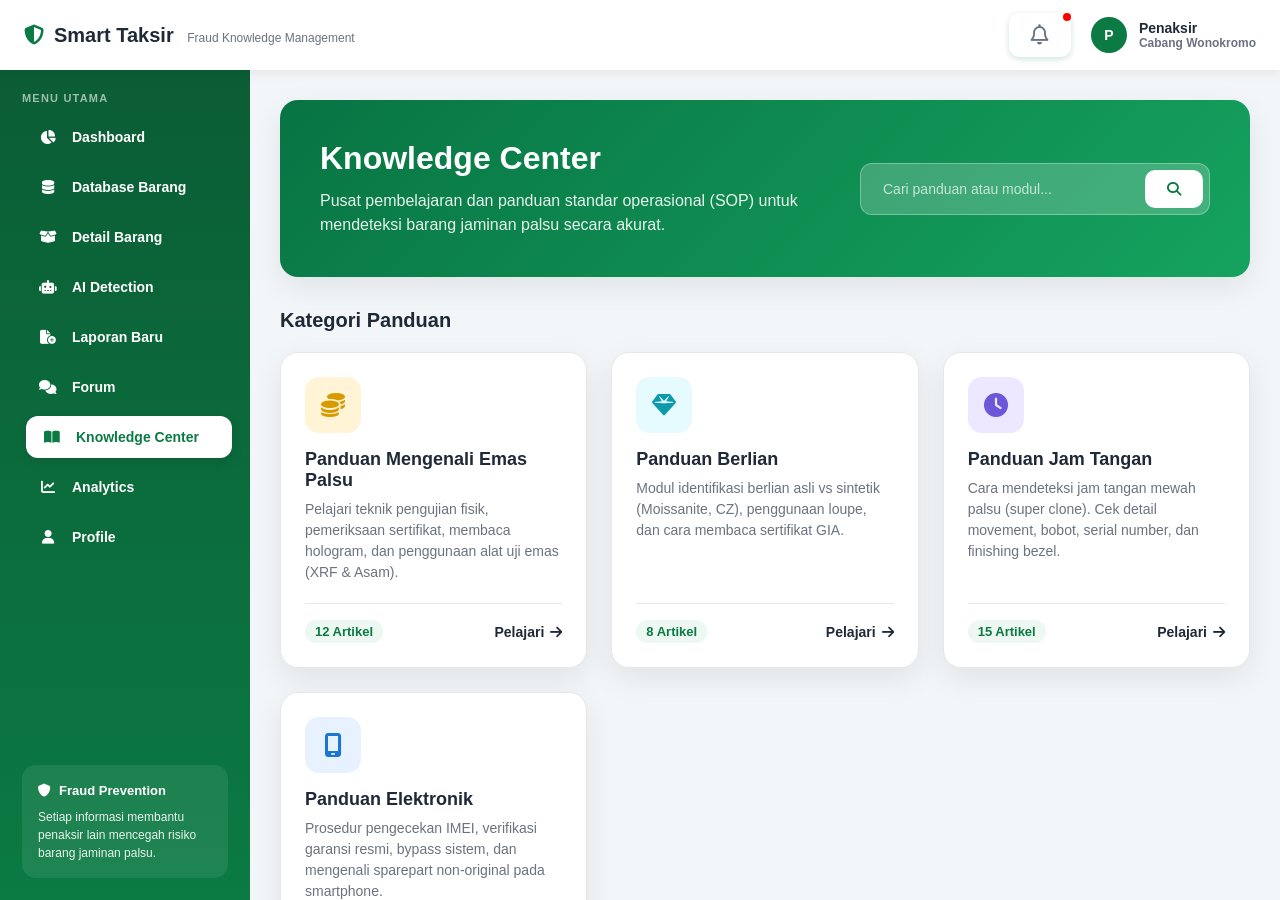
<file: knowledge.html>
<!DOCTYPE html>
<html lang="id">
<head>
    <meta charset="UTF-8">
    <meta name="viewport" content="width=device-width, initial-scale=1.0">
    <title>Knowledge Center | Smart Taksir</title>
    <!-- Hubungkan dengan CSS yang telah kita satukan (style-unified.css) -->
    <link rel="stylesheet" href="css/style.css">
    <!-- Import Font Awesome untuk Icon -->
    <link rel="stylesheet" href="https://cdnjs.cloudflare.com/ajax/libs/font-awesome/6.5.2/css/all.min.css">
    <style>
        /* Styling khusus halaman Knowledge Center */
        .knowledge-header {
            background: linear-gradient(135deg, #087443, #15a35f);
            border-radius: var(--radius-xl, 18px);
            padding: 40px;
            color: white;
            margin-bottom: 32px;
            display: flex;
            justify-content: space-between;
            align-items: center;
            box-shadow: var(--shadow, 0 10px 30px rgba(0,0,0,.08));
        }

        .knowledge-header-content h2 {
            font-size: 32px;
            font-weight: 700;
            margin: 0 0 12px 0;
        }

        .knowledge-header-content p {
            font-size: 16px;
            opacity: 0.9;
            margin: 0;
            max-width: 500px;
            line-height: 1.5;
        }

        .search-knowledge {
            display: flex;
            background: rgba(255, 255, 255, 0.2);
            border-radius: 12px;
            padding: 6px;
            width: 350px;
            border: 1px solid rgba(255, 255, 255, 0.3);
        }

        .search-knowledge input {
            background: transparent;
            border: none;
            color: white;
            padding: 10px 16px;
            flex: 1;
            outline: none;
            box-shadow: none;
        }

        .search-knowledge input::placeholder {
            color: rgba(255, 255, 255, 0.7);
        }

        .search-knowledge button {
            background: white;
            color: var(--primary);
            box-shadow: none;
        }

        .search-knowledge button:hover {
            background: #f3f6f9;
        }

        .category-grid {
            display: grid;
            grid-template-columns: repeat(auto-fit, minmax(280px, 1fr));
            gap: 24px;
        }

        .guide-card {
            background: var(--card-bg, #fff);
            border-radius: var(--radius-xl, 18px);
            box-shadow: var(--shadow, 0 10px 30px rgba(0,0,0,.08));
            border: 1px solid var(--border, #e5e7eb);
            padding: 24px;
            transition: transform 0.25s ease, box-shadow 0.25s ease;
            cursor: pointer;
            display: flex;
            flex-direction: column;
            height: 100%;
        }

        .guide-card:hover {
            transform: translateY(-4px);
            box-shadow: 0 14px 35px rgba(0, 0, 0, 0.12);
            border-color: #b7c9bf;
        }

        .guide-icon {
            width: 56px;
            height: 56px;
            border-radius: 14px;
            display: flex;
            align-items: center;
            justify-content: center;
            font-size: 24px;
            margin-bottom: 16px;
        }

        .icon-gold { background: #fff4d6; color: #d79b00; }
        .icon-diamond { background: #e6fbff; color: #0d9aac; }
        .icon-watch { background: #ede7ff; color: #6d56d9; }
        .icon-electronic { background: #e8f2ff; color: #1976d2; }

        .guide-card h3 {
            font-size: 18px;
            font-weight: 700;
            margin: 0 0 8px 0;
            color: var(--text);
        }

        .guide-card p {
            color: var(--muted);
            font-size: 14px;
            line-height: 1.5;
            margin: 0 0 20px 0;
            flex: 1;
        }

        .guide-footer {
            display: flex;
            justify-content: space-between;
            align-items: center;
            border-top: 1px solid var(--border);
            padding-top: 16px;
        }

        .article-count {
            font-size: 13px;
            font-weight: 600;
            color: var(--primary);
            background: #edf8f2;
            padding: 4px 10px;
            border-radius: 20px;
        }

        .read-more {
            font-size: 14px;
            font-weight: 600;
            color: var(--text);
            display: flex;
            align-items: center;
            gap: 6px;
            transition: color 0.2s;
        }

        .guide-card:hover .read-more {
            color: var(--primary);
        }

        @media (max-width: 992px) {
            .knowledge-header {
                flex-direction: column;
                align-items: flex-start;
                gap: 20px;
            }
            .search-knowledge { width: 100%; }
        }
    </style>
</head>

<body>

<!-- ============================= -->
<!-- TOP HEADER -->
<!-- ============================= -->
<header class="top-header">
    <div class="brand">
        <div class="brand-title" style="display: flex; align-items: center; gap: 10px; color: var(--text); font-size: 20px;">
            <i class="fa-solid fa-shield-halved" style="color: var(--primary);"></i>
            <div>
                <strong>Smart Taksir</strong>
                <span style="font-size: 12px; font-weight: 400; color: var(--muted); margin-left: 8px;">Fraud Knowledge Management</span>
            </div>
        </div>
    </div>

    <div class="header-actions" style="display: flex; align-items: center; gap: 20px;">
        <button class="notification-button" style="background: none; border: none; font-size: 20px; color: var(--muted); cursor: pointer; position: relative;">
            <i class="fa-regular fa-bell"></i>
            <span class="notification-dot" style="position: absolute; top: 0; right: 0; width: 8px; height: 8px; background: red; border-radius: 50%;"></span>
        </button>

        <div class="header-profile" style="display: flex; align-items: center; gap: 12px; font-size: 14px;">
            <div class="profile-avatar" style="width: 36px; height: 36px; background: var(--primary); color: white; border-radius: 50%; display: flex; align-items: center; justify-content: center; font-weight: bold;">
                P
            </div>
            <div style="display: flex; flex-direction: column;">
                <strong>Penaksir</strong>
                <span style="color: var(--muted); font-size: 12px;">Cabang Wonokromo</span>
            </div>
        </div>
    </div>
</header>

<div class="wrap">

    <!-- ============================= -->
    <!-- SIDEBAR UTAMA -->
    <!-- ============================= -->
    <aside class="main-sidebar">
        <div class="nav-section">
            <div class="sidebar-title" style="font-size: 11px; text-transform: uppercase; letter-spacing: 1.2px; color: rgba(255, 255, 255, 0.6); margin-bottom: 12px; font-weight: 700;">
                MENU UTAMA
            </div>
            <ul>
                <li><a href="index.html"><i class="fa-solid fa-chart-pie" style="width: 24px; text-align: center;"></i> Dashboard</a></li>
                <li><a href="database.html"><i class="fa-solid fa-database" style="width: 24px; text-align: center;"></i> Database Barang</a></li>
                <li><a href="detail.html"><i class="fa-solid fa-box-open" style="width: 24px; text-align: center;"></i> Detail Barang</a></li>
                <li><a href="ai.html"><i class="fa-solid fa-robot" style="width: 24px; text-align: center;"></i> AI Detection</a></li>
                <li><a href="laporan.html"><i class="fa-solid fa-file-circle-plus" style="width: 24px; text-align: center;"></i> Laporan Baru</a></li>
                <li><a href="forum.html"><i class="fa-solid fa-comments" style="width: 24px; text-align: center;"></i> Forum</a></li>
                <li><a href="knowledge.html" class="active"><i class="fa-solid fa-book-open" style="width: 24px; text-align: center;"></i> Knowledge Center</a></li>
                <li><a href="analytics.html"><i class="fa-solid fa-chart-line" style="width: 24px; text-align: center;"></i> Analytics</a></li>
                <li><a href="profile.html"><i class="fa-solid fa-user" style="width: 24px; text-align: center;"></i> Profile</a></li>
            </ul>
        </div>

        <div class="sidebar-info" style="margin-top: 30px; padding: 16px; border-radius: 14px; background: rgba(255, 255, 255, 0.08); line-height: 1.5;">
            <h4 style="font-size: 13px; font-weight: 700; margin-bottom: 8px; color: #ffffff; display: flex; align-items: center; gap: 8px;">
                <i class="fa-solid fa-shield"></i> Fraud Prevention
            </h4>
            <p style="font-size: 12px; color: rgba(255, 255, 255, 0.9); margin: 0;">
                Setiap informasi membantu penaksir lain mencegah risiko barang jaminan palsu.
            </p>
        </div>
    </aside>

    <!-- ============================= -->
    <!-- CONTENT KNOWLEDGE CENTER -->
    <!-- ============================= -->
    <main class="page-container">

        <!-- KNOWLEDGE HERO HEADER -->
        <div class="knowledge-header">
            <div class="knowledge-header-content">
                <h2>Knowledge Center</h2>
                <p>Pusat pembelajaran dan panduan standar operasional (SOP) untuk mendeteksi barang jaminan palsu secara akurat.</p>
            </div>
            <div class="search-knowledge">
                <input type="text" placeholder="Cari panduan atau modul...">
                <button><i class="fa-solid fa-magnifying-glass"></i></button>
            </div>
        </div>

        <div class="page-heading" style="margin-bottom: 20px;">
            <div class="title-area">
                <h3 style="font-size: 20px; font-weight: 700; color: var(--text);">Kategori Panduan</h3>
            </div>
        </div>

        <!-- CATEGORY GRID -->
        <div class="category-grid">
            
            <!-- Panduan Emas -->
            <div class="guide-card">
                <div class="guide-icon icon-gold">
                    <i class="fa-solid fa-coins"></i>
                </div>
                <h3>Panduan Mengenali Emas Palsu</h3>
                <p>Pelajari teknik pengujian fisik, pemeriksaan sertifikat, membaca hologram, dan penggunaan alat uji emas (XRF & Asam).</p>
                <div class="guide-footer">
                    <span class="article-count">12 Artikel</span>
                    <span class="read-more">Pelajari <i class="fa-solid fa-arrow-right"></i></span>
                </div>
            </div>

            <!-- Panduan Berlian -->
            <div class="guide-card">
                <div class="guide-icon icon-diamond">
                    <i class="fa-solid fa-gem"></i>
                </div>
                <h3>Panduan Berlian</h3>
                <p>Modul identifikasi berlian asli vs sintetik (Moissanite, CZ), penggunaan loupe, dan cara membaca sertifikat GIA.</p>
                <div class="guide-footer">
                    <span class="article-count">8 Artikel</span>
                    <span class="read-more">Pelajari <i class="fa-solid fa-arrow-right"></i></span>
                </div>
            </div>

            <!-- Panduan Jam Tangan -->
            <div class="guide-card">
                <div class="guide-icon icon-watch">
                    <i class="fa-solid fa-clock"></i>
                </div>
                <h3>Panduan Jam Tangan</h3>
                <p>Cara mendeteksi jam tangan mewah palsu (super clone). Cek detail movement, bobot, serial number, dan finishing bezel.</p>
                <div class="guide-footer">
                    <span class="article-count">15 Artikel</span>
                    <span class="read-more">Pelajari <i class="fa-solid fa-arrow-right"></i></span>
                </div>
            </div>

            <!-- Panduan Elektronik -->
            <div class="guide-card">
                <div class="guide-icon icon-electronic">
                    <i class="fa-solid fa-mobile-screen"></i>
                </div>
                <h3>Panduan Elektronik</h3>
                <p>Prosedur pengecekan IMEI, verifikasi garansi resmi, bypass sistem, dan mengenali sparepart non-original pada smartphone.</p>
                <div class="guide-footer">
                    <span class="article-count">10 Artikel</span>
                    <span class="read-more">Pelajari <i class="fa-solid fa-arrow-right"></i></span>
                </div>
            </div>

        </div>

    </main>

</div>

<script src="js/app.js"></script>
</body>
</html>
</file>
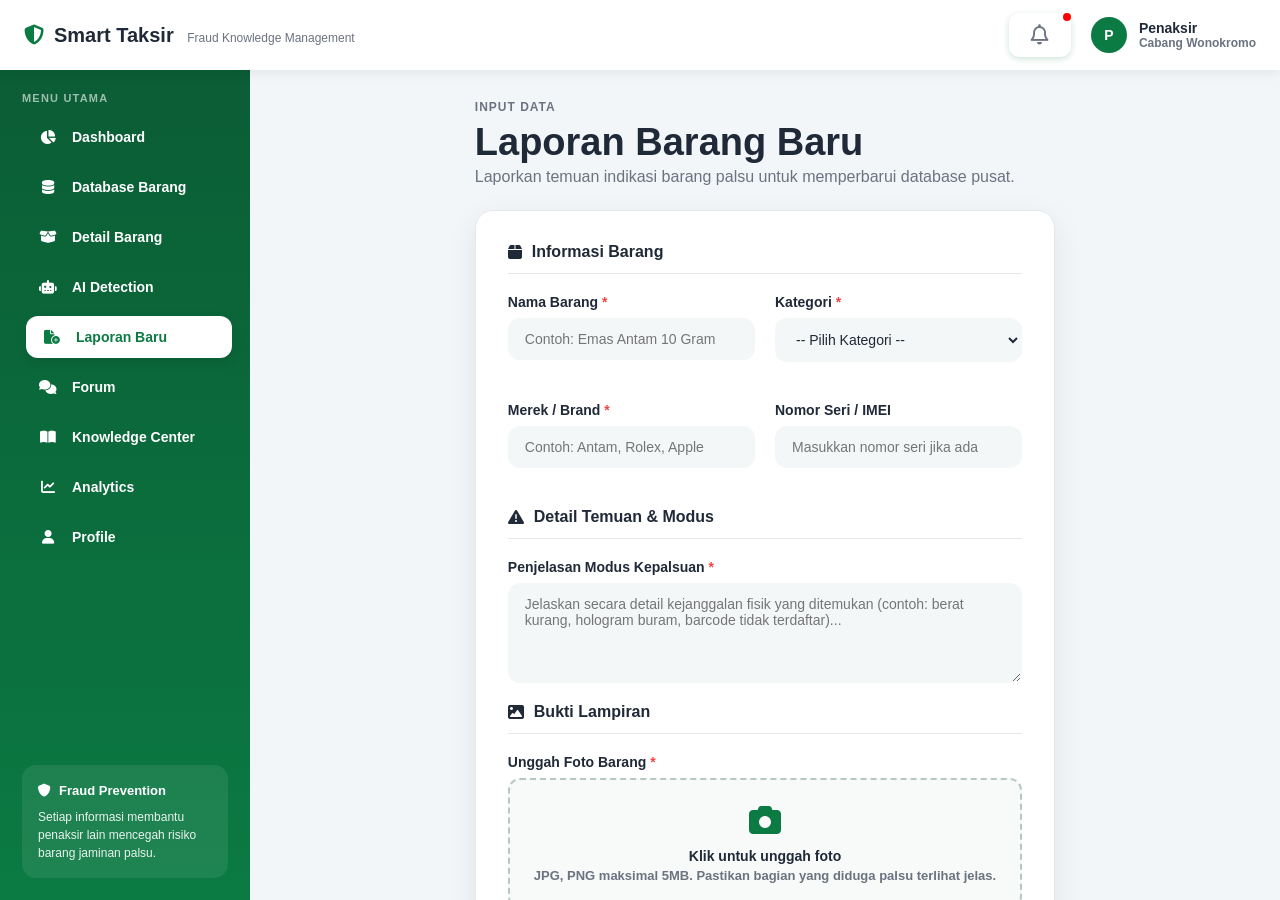
<file: laporan.html>
<!DOCTYPE html>
<html lang="id">
<head>
    <meta charset="UTF-8">
    <meta name="viewport" content="width=device-width, initial-scale=1.0">
    <title>Laporan Baru | Smart Taksir</title>
    <!-- Hubungkan dengan CSS yang telah kita satukan (style-unified.css) -->
    <link rel="stylesheet" href="css/style.css">
    <!-- Import Font Awesome untuk Icon -->
    <link rel="stylesheet" href="https://cdnjs.cloudflare.com/ajax/libs/font-awesome/6.5.2/css/all.min.css">
    <style>
        /* Styling khusus halaman Laporan (Form Layout) */
        .form-container {
            max-width: 800px;
            margin: 0 auto;
        }

        .form-card {
            background: var(--card-bg, #fff);
            border-radius: var(--radius-xl, 18px);
            box-shadow: var(--shadow, 0 10px 30px rgba(0,0,0,.08));
            border: 1px solid var(--border, #e5e7eb);
            padding: 32px;
            margin-bottom: 24px;
        }

        .form-section-title {
            font-size: 16px;
            font-weight: 700;
            color: var(--text);
            margin-bottom: 20px;
            padding-bottom: 12px;
            border-bottom: 1px solid var(--border);
            display: flex;
            align-items: center;
            gap: 10px;
        }

        .form-row {
            display: grid;
            grid-template-columns: 1fr 1fr;
            gap: 20px;
            margin-bottom: 20px;
        }

        .form-group {
            margin-bottom: 20px;
            display: flex;
            flex-direction: column;
        }

        .form-group label {
            font-size: 14px;
            font-weight: 600;
            color: var(--text);
            margin-bottom: 8px;
        }
        
        .form-group label span {
            color: #ef4444; /* Bintang merah untuk required */
        }

        input[type="text"], select, textarea {
            width: 100%;
            padding: 12px 16px;
            background: var(--input-bg, #f4f7f8);
            border: 1px solid transparent;
            border-radius: var(--radius-lg, 12px);
            font-family: inherit;
            font-size: 14px;
            color: var(--text);
            outline: none;
            transition: all 0.2s ease;
        }

        input[type="text"]:focus, select:focus, textarea:focus {
            background: #ffffff;
            border-color: var(--primary);
            box-shadow: 0 0 0 3px rgba(11, 122, 67, 0.15);
        }

        textarea {
            resize: vertical;
            min-height: 100px;
        }

        .upload-area {
            border: 2px dashed #b7c9bf;
            border-radius: 12px;
            padding: 24px;
            text-align: center;
            background: #f7faf8;
            cursor: pointer;
            transition: all 0.2s;
        }

        .upload-area:hover {
            border-color: var(--primary);
            background: #edf8f2;
        }

        .upload-area i {
            font-size: 32px;
            color: var(--primary);
            margin-bottom: 12px;
        }

        .form-actions {
            display: flex;
            justify-content: flex-end;
            gap: 12px;
            margin-top: 24px;
        }

        @media (max-width: 768px) {
            .form-row {
                grid-template-columns: 1fr;
                gap: 0;
            }
        }
    </style>
</head>

<body>

<!-- ============================= -->
<!-- TOP HEADER -->
<!-- ============================= -->
<header class="top-header">
    <div class="brand">
        <div class="brand-title" style="display: flex; align-items: center; gap: 10px; color: var(--text); font-size: 20px;">
            <i class="fa-solid fa-shield-halved" style="color: var(--primary);"></i>
            <div>
                <strong>Smart Taksir</strong>
                <span style="font-size: 12px; font-weight: 400; color: var(--muted); margin-left: 8px;">Fraud Knowledge Management</span>
            </div>
        </div>
    </div>

    <div class="header-actions" style="display: flex; align-items: center; gap: 20px;">
        <button class="notification-button" style="background: none; border: none; font-size: 20px; color: var(--muted); cursor: pointer; position: relative;">
            <i class="fa-regular fa-bell"></i>
            <span class="notification-dot" style="position: absolute; top: 0; right: 0; width: 8px; height: 8px; background: red; border-radius: 50%;"></span>
        </button>

        <div class="header-profile" style="display: flex; align-items: center; gap: 12px; font-size: 14px;">
            <div class="profile-avatar" style="width: 36px; height: 36px; background: var(--primary); color: white; border-radius: 50%; display: flex; align-items: center; justify-content: center; font-weight: bold;">
                P
            </div>
            <div style="display: flex; flex-direction: column;">
                <strong>Penaksir</strong>
                <span style="color: var(--muted); font-size: 12px;">Cabang Wonokromo</span>
            </div>
        </div>
    </div>
</header>

<div class="wrap">

    <!-- ============================= -->
    <!-- SIDEBAR UTAMA -->
    <!-- ============================= -->
    <aside class="main-sidebar">
        <div class="nav-section">
            <div class="sidebar-title" style="font-size: 11px; text-transform: uppercase; letter-spacing: 1.2px; color: rgba(255, 255, 255, 0.6); margin-bottom: 12px; font-weight: 700;">
                MENU UTAMA
            </div>
            <ul>
                <li><a href="index.html"><i class="fa-solid fa-chart-pie" style="width: 24px; text-align: center;"></i> Dashboard</a></li>
                <li><a href="database.html"><i class="fa-solid fa-database" style="width: 24px; text-align: center;"></i> Database Barang</a></li>
                <li><a href="detail.html"><i class="fa-solid fa-box-open" style="width: 24px; text-align: center;"></i> Detail Barang</a></li>
                <li><a href="ai.html"><i class="fa-solid fa-robot" style="width: 24px; text-align: center;"></i> AI Detection</a></li>
                <li><a href="laporan.html" class="active"><i class="fa-solid fa-file-circle-plus" style="width: 24px; text-align: center;"></i> Laporan Baru</a></li>
                <li><a href="forum.html"><i class="fa-solid fa-comments" style="width: 24px; text-align: center;"></i> Forum</a></li>
                <li><a href="knowledge.html"><i class="fa-solid fa-book-open" style="width: 24px; text-align: center;"></i> Knowledge Center</a></li>
                <li><a href="analytics.html"><i class="fa-solid fa-chart-line" style="width: 24px; text-align: center;"></i> Analytics</a></li>
                <li><a href="profile.html"><i class="fa-solid fa-user" style="width: 24px; text-align: center;"></i> Profile</a></li>
            </ul>
        </div>

        <div class="sidebar-info" style="margin-top: 30px; padding: 16px; border-radius: 14px; background: rgba(255, 255, 255, 0.08); line-height: 1.5;">
            <h4 style="font-size: 13px; font-weight: 700; margin-bottom: 8px; color: #ffffff; display: flex; align-items: center; gap: 8px;">
                <i class="fa-solid fa-shield"></i> Fraud Prevention
            </h4>
            <p style="font-size: 12px; color: rgba(255, 255, 255, 0.9); margin: 0;">
                Setiap informasi membantu penaksir lain mencegah risiko barang jaminan palsu.
            </p>
        </div>
    </aside>

    <!-- ============================= -->
    <!-- CONTENT LAPORAN BARU -->
    <!-- ============================= -->
    <main class="page-container">

        <div class="form-container">
            <!-- PAGE TITLE -->
            <div class="page-heading">
                <div class="title-area">
                    <span class="category-tag">INPUT DATA</span>
                    <h1>Laporan Barang Baru</h1>
                    <p>Laporkan temuan indikasi barang palsu untuk memperbarui database pusat.</p>
                </div>
            </div>

            <!-- FORM CARD -->
            <div class="form-card">
                
                <!-- Section 1: Informasi Dasar -->
                <div class="form-section-title">
                    <i class="fa-solid fa-box"></i> Informasi Barang
                </div>
                
                <div class="form-row">
                    <div class="form-group">
                        <label>Nama Barang <span>*</span></label>
                        <input type="text" placeholder="Contoh: Emas Antam 10 Gram">
                    </div>
                    <div class="form-group">
                        <label>Kategori <span>*</span></label>
                        <select>
                            <option value="">-- Pilih Kategori --</option>
                            <option value="emas">Logam Mulia / Emas</option>
                            <option value="elektronik">Elektronik</option>
                            <option value="jam">Jam Tangan</option>
                            <option value="perhiasan">Perhiasan</option>
                        </select>
                    </div>
                </div>

                <div class="form-row">
                    <div class="form-group">
                        <label>Merek / Brand <span>*</span></label>
                        <input type="text" placeholder="Contoh: Antam, Rolex, Apple">
                    </div>
                    <div class="form-group">
                        <label>Nomor Seri / IMEI</label>
                        <input type="text" placeholder="Masukkan nomor seri jika ada">
                    </div>
                </div>

                <!-- Section 2: Indikasi & Modus -->
                <div class="form-section-title" style="margin-top: 20px;">
                    <i class="fa-solid fa-triangle-exclamation"></i> Detail Temuan & Modus
                </div>

                <div class="form-group">
                    <label>Penjelasan Modus Kepalsuan <span>*</span></label>
                    <textarea placeholder="Jelaskan secara detail kejanggalan fisik yang ditemukan (contoh: berat kurang, hologram buram, barcode tidak terdaftar)..."></textarea>
                </div>

                <!-- Section 3: Lampiran -->
                <div class="form-section-title" style="margin-top: 20px;">
                    <i class="fa-solid fa-image"></i> Bukti Lampiran
                </div>

                <div class="form-group">
                    <label>Unggah Foto Barang <span>*</span></label>
                    <input type="file" id="fotoBarang" style="display: none;" accept="image/*">
                    <label for="fotoBarang" class="upload-area">
                        <i class="fa-solid fa-camera"></i>
                        <p style="font-weight: 600; margin: 0 0 4px 0; color: var(--text);">Klik untuk unggah foto</p>
                        <p style="font-size: 13px; color: var(--muted); margin: 0;">JPG, PNG maksimal 5MB. Pastikan bagian yang diduga palsu terlihat jelas.</p>
                    </label>
                </div>

                <!-- Action Buttons -->
                <div class="form-actions">
                    <button class="btn btn-secondary" type="button" onclick="window.history.back()">Batal</button>
                    <button class="new-discussion-button" type="button" onclick="alert('Laporan berhasil dikirim ke database pusat!')">
                        <i class="fa-solid fa-paper-plane"></i> Kirim Laporan
                    </button>
                </div>

            </div>
        </div>

    </main>

</div>

<script src="js/app.js"></script>
</body>
</html>
</file>
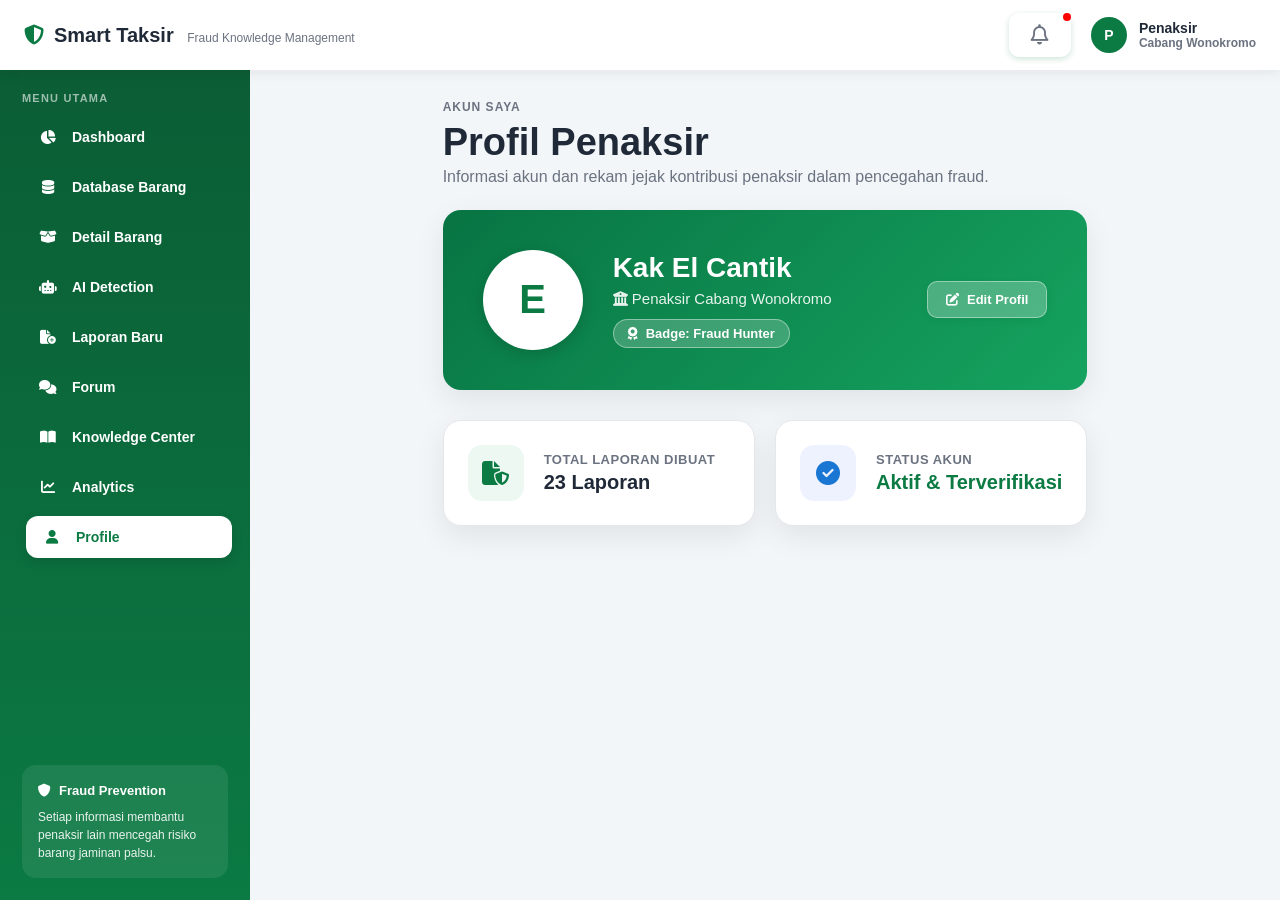
<file: profile.html>
<!DOCTYPE html>
<html lang="id">
<head>
    <meta charset="UTF-8">
    <meta name="viewport" content="width=device-width, initial-scale=1.0">
    <title>Profil Penaksir | Smart Taksir</title>
    <!-- Hubungkan dengan CSS yang telah kita satukan (style-unified.css) -->
    <link rel="stylesheet" href="css/style.css">
    <!-- Import Font Awesome untuk Icon -->
    <link rel="stylesheet" href="https://cdnjs.cloudflare.com/ajax/libs/font-awesome/6.5.2/css/all.min.css">
    <style>
        /* Styling khusus halaman Profil */
        .profile-container {
            max-width: 900px;
            margin: 0 auto;
        }

        .profile-hero {
            background: linear-gradient(135deg, #087443, #15a35f);
            border-radius: var(--radius-xl, 18px);
            padding: 40px;
            color: white;
            display: flex;
            align-items: center;
            gap: 30px;
            margin-bottom: 30px;
            box-shadow: var(--shadow, 0 10px 30px rgba(0,0,0,.08));
        }

        .profile-big-avatar {
            width: 100px;
            height: 100px;
            background: white;
            color: var(--primary);
            border-radius: 50%;
            display: flex;
            align-items: center;
            justify-content: center;
            font-size: 40px;
            font-weight: 700;
            box-shadow: 0 4px 15px rgba(0,0,0,0.15);
            flex-shrink: 0;
        }

        .profile-hero-info h2 {
            font-size: 28px;
            font-weight: 700;
            margin: 0 0 6px 0;
        }

        .profile-hero-info p {
            font-size: 15px;
            opacity: 0.9;
            margin: 0 0 12px 0;
        }

        .profile-badge-pill {
            background: rgba(255, 255, 255, 0.2);
            border: 1px solid rgba(255, 255, 255, 0.4);
            padding: 6px 14px;
            border-radius: 20px;
            font-size: 13px;
            font-weight: 600;
            display: inline-flex;
            align-items: center;
            gap: 8px;
        }

        .profile-details-grid {
            display: grid;
            grid-template-columns: repeat(2, 1fr);
            gap: 20px;
            margin-bottom: 30px;
        }

        .profile-info-card {
            background: var(--card-bg, #fff);
            border-radius: var(--radius-xl, 18px);
            box-shadow: var(--shadow, 0 10px 30px rgba(0,0,0,.08));
            border: 1px solid var(--border, #e5e7eb);
            padding: 24px;
            display: flex;
            align-items: center;
            gap: 20px;
        }

        .profile-info-icon {
            width: 56px;
            height: 56px;
            border-radius: 14px;
            background: #edf8f2;
            color: var(--primary);
            display: flex;
            align-items: center;
            justify-content: center;
            font-size: 24px;
            flex-shrink: 0;
        }

        .profile-info-content h4 {
            font-size: 13px;
            text-transform: uppercase;
            color: var(--muted);
            margin: 0 0 4px 0;
            letter-spacing: 0.5px;
        }

        .profile-info-content span {
            font-size: 20px;
            font-weight: 700;
            color: var(--text);
        }

        @media (max-width: 768px) {
            .profile-hero { flex-direction: column; text-align: center; }
            .profile-details-grid { grid-template-columns: 1fr; }
        }
    </style>
</head>

<body>

<!-- ============================= -->
<!-- TOP HEADER -->
<!-- ============================= -->
<header class="top-header">
    <div class="brand">
        <div class="brand-title" style="display: flex; align-items: center; gap: 10px; color: var(--text); font-size: 20px;">
            <i class="fa-solid fa-shield-halved" style="color: var(--primary);"></i>
            <div>
                <strong>Smart Taksir</strong>
                <span style="font-size: 12px; font-weight: 400; color: var(--muted); margin-left: 8px;">Fraud Knowledge Management</span>
            </div>
        </div>
    </div>

    <div class="header-actions" style="display: flex; align-items: center; gap: 20px;">
        <button class="notification-button" style="background: none; border: none; font-size: 20px; color: var(--muted); cursor: pointer; position: relative;">
            <i class="fa-regular fa-bell"></i>
            <span class="notification-dot" style="position: absolute; top: 0; right: 0; width: 8px; height: 8px; background: red; border-radius: 50%;"></span>
        </button>

        <div class="header-profile" style="display: flex; align-items: center; gap: 12px; font-size: 14px;">
            <div class="profile-avatar" style="width: 36px; height: 36px; background: var(--primary); color: white; border-radius: 50%; display: flex; align-items: center; justify-content: center; font-weight: bold;">
                P
            </div>
            <div style="display: flex; flex-direction: column;">
                <strong>Penaksir</strong>
                <span style="color: var(--muted); font-size: 12px;">Cabang Wonokromo</span>
            </div>
        </div>
    </div>
</header>

<div class="wrap">

    <!-- ============================= -->
    <!-- SIDEBAR UTAMA -->
    <!-- ============================= -->
    <aside class="main-sidebar">
        <div class="nav-section">
            <div class="sidebar-title" style="font-size: 11px; text-transform: uppercase; letter-spacing: 1.2px; color: rgba(255, 255, 255, 0.6); margin-bottom: 12px; font-weight: 700;">
                MENU UTAMA
            </div>
            <ul>
                <li><a href="index.html"><i class="fa-solid fa-chart-pie" style="width: 24px; text-align: center;"></i> Dashboard</a></li>
                <li><a href="database.html"><i class="fa-solid fa-database" style="width: 24px; text-align: center;"></i> Database Barang</a></li>
                <li><a href="detail.html"><i class="fa-solid fa-box-open" style="width: 24px; text-align: center;"></i> Detail Barang</a></li>
                <li><a href="ai.html"><i class="fa-solid fa-robot" style="width: 24px; text-align: center;"></i> AI Detection</a></li>
                <li><a href="laporan.html"><i class="fa-solid fa-file-circle-plus" style="width: 24px; text-align: center;"></i> Laporan Baru</a></li>
                <li><a href="forum.html"><i class="fa-solid fa-comments" style="width: 24px; text-align: center;"></i> Forum</a></li>
                <li><a href="knowledge.html"><i class="fa-solid fa-book-open" style="width: 24px; text-align: center;"></i> Knowledge Center</a></li>
                <li><a href="analytics.html"><i class="fa-solid fa-chart-line" style="width: 24px; text-align: center;"></i> Analytics</a></li>
                <li><a href="profile.html" class="active"><i class="fa-solid fa-user" style="width: 24px; text-align: center;"></i> Profile</a></li>
            </ul>
        </div>

        <div class="sidebar-info" style="margin-top: 30px; padding: 16px; border-radius: 14px; background: rgba(255, 255, 255, 0.08); line-height: 1.5;">
            <h4 style="font-size: 13px; font-weight: 700; margin-bottom: 8px; color: #ffffff; display: flex; align-items: center; gap: 8px;">
                <i class="fa-solid fa-shield"></i> Fraud Prevention
            </h4>
            <p style="font-size: 12px; color: rgba(255, 255, 255, 0.9); margin: 0;">
                Setiap informasi membantu penaksir lain mencegah risiko barang jaminan palsu.
            </p>
        </div>
    </aside>

    <!-- ============================= -->
    <!-- CONTENT PROFIL -->
    <!-- ============================= -->
    <main class="page-container">

        <div class="profile-container">
            <!-- PAGE TITLE -->
            <div class="page-heading">
                <div class="title-area">
                    <span class="category-tag">AKUN SAYA</span>
                    <h1>Profil Penaksir</h1>
                    <p>Informasi akun dan rekam jejak kontribusi penaksir dalam pencegahan fraud.</p>
                </div>
            </div>

            <!-- HERO PROFILE CARD -->
            <div class="profile-hero" style="justify-content: space-between; flex-wrap: wrap;">
                <div style="display: flex; align-items: center; gap: 30px;">
                    <div class="profile-big-avatar">
                        E
                    </div>
                    <div class="profile-hero-info" style="margin: 0;">
                        <h2>Kak El Cantik</h2>
                        <p><i class="fa-solid fa-building-columns"></i> Penaksir Cabang Wonokromo</p>
                        <div class="profile-badge-pill">
                            <i class="fa-solid fa-award"></i> Badge: Fraud Hunter
                        </div>
                    </div>
                </div>
                <div>
                    <button class="btn" style="background: rgba(255, 255, 255, 0.25); color: white; border: 1px solid rgba(255, 255, 255, 0.4); padding: 10px 18px; font-size: 13px; font-weight: 600; border-radius: 10px; backdrop-filter: blur(5px); transition: all 0.2s ease;" onmouseover="this.style.background='white'; this.style.color='var(--primary)';" onmouseout="this.style.background='rgba(255, 255, 255, 0.25)'; this.style.color='white';">
                        <i class="fa-solid fa-pen-to-square"></i> Edit Profil
                    </button>
                </div>
            </div>

            <!-- DETAILS GRID -->
            <div class="profile-details-grid">
                
                <!-- Card 1 -->
                <div class="profile-info-card">
                    <div class="profile-info-icon">
                        <i class="fa-solid fa-file-shield"></i>
                    </div>
                    <div class="profile-info-content">
                        <h4>Total Laporan Dibuat</h4>
                        <span>23 Laporan</span>
                    </div>
                </div>

                <!-- Card 2 -->
                <div class="profile-info-card">
                    <div class="profile-info-icon" style="background: #eef2ff; color: #1976d2;">
                        <i class="fa-solid fa-circle-check"></i>
                    </div>
                    <div class="profile-info-content">
                        <h4>Status Akun</h4>
                        <span style="color: #0b7a43;">Aktif & Terverifikasi</span>
                    </div>
                </div>

            </div>

        </div>

    </main>

</div>

<script src="js/app.js"></script>
</body>
</file>
<file: css/style.css>
/* ==========================================================================
   SMART TAKSIR - GLOBAL & APP SYSTEM DESIGN SYSTEM (FORUM STYLING CONSISTENCY)
   ========================================================================== */

/* --------------------------------------------------------------------------
   1. ROOT VARIABLES & GLOBAL RESET
   -------------------------------------------------------------------------- */
:root {
    /* Brand & Primary Palette */
    --primary: #0b7a43;
    --primary-dark: #075d33;
    --primary-gradient: linear-gradient(180deg, #0b5d35, #0b7a43);
    --header-gradient: linear-gradient(135deg, #087443, #15a35f);
    --primary-hover: #13a05a;
    
    /* Layout & Neutral Colors */
    --bg: #f3f6f9;
    --card-bg: #ffffff;
    --text: #1f2937;
    --muted: #6b7280;
    --border: #e5e7eb;
    
    /* Interactive States & Badges */
    --active-bg: #edf8f2;
    --hover-bg: #f7faf8;
    --input-bg: #f4f7f8;
    
    /* Shadows & Radii */
    --shadow: 0 10px 30px rgba(0, 0, 0, 0.08);
    --shadow-sm: 0 2px 12px rgba(0, 0, 0, 0.08);
    --radius-sm: 8px;
    --radius-md: 10px;
    --radius-lg: 12px;
    --radius-xl: 18px;
}

*, *::before, *::after {
    margin: 0;
    padding: 0;
    box-sizing: border-box;
}

html, body {
    height: 100%;
    margin: 0;
    overflow: hidden;
    font-family: 'Segoe UI', Arial, sans-serif;
    background: var(--bg);
    color: var(--text);
    -webkit-font-smoothing: antialiased;
}

/* --------------------------------------------------------------------------
   2. TOP HEADER BAR
   -------------------------------------------------------------------------- */
header,
.top-header {
    height: 70px;
    background: var(--card-bg);
    display: flex;
    justify-content: space-between;
    align-items: center;
    padding: 0 24px;
    box-shadow: var(--shadow-sm);
    position: sticky;
    top: 0;
    z-index: 999;
    font-size: 20px;
    font-weight: 700;
    color: var(--text);
}

.top-header .brand-title,
header .brand-title {
    display: flex;
    align-items: center;
    gap: 10px;
    color: var(--text);
    font-size: 20px;
}

.top-header .user-profile,
header .user-profile {
    display: flex;
    align-items: center;
    gap: 12px;
    font-size: 14px;
    font-weight: 500;
    color: var(--muted);
}

/* --------------------------------------------------------------------------
   3. APP MAIN LAYOUT STRUCTURE
   -------------------------------------------------------------------------- */
.wrap {
    display: flex;
    height: calc(100vh - 70px);
    width: 100vw;
    overflow: hidden;
}

/* --------------------------------------------------------------------------
   4. SIDEBAR (NAVIGATION)
   -------------------------------------------------------------------------- */
aside,
.main-sidebar {
    width: 250px;
    min-width: 250px;
    background: var(--primary-gradient);
    color: #ffffff;
    padding: 22px;
    overflow-y: auto;
    display: flex;
    flex-direction: column;
    justify-content: space-between;
}

.main-sidebar .nav-section,
aside .nav-section {
    width: 100%;
}

.sidebar-title,
.main-sidebar .menu-category {
    font-size: 11px;
    text-transform: uppercase;
    letter-spacing: 1.2px;
    color: rgba(255, 255, 255, 0.6);
    margin-bottom: 12px;
    font-weight: 700;
}

.main-sidebar ul,
aside ul {
    list-style: none;
    padding: 0;
    margin: 0;
}

.main-sidebar li,
aside li {
    margin-bottom: 8px;
}

.main-sidebar a,
aside a {
    display: flex;
    align-items: center;
    gap: 12px;
    padding: 13px 14px;
    border-radius: var(--radius-lg);
    color: #ffffff;
    text-decoration: none;
    font-size: 14px;
    font-weight: 600;
    transition: all 0.25s ease;
}

.main-sidebar a:hover,
.main-sidebar a.active,
aside a:hover,
aside a.active {
    background: #ffffff;
    color: var(--primary);
    transform: translateX(4px);
    box-shadow: 0 4px 12px rgba(0, 0, 0, 0.1);
}

/* Sidebar Info Card / Footer Widget */
.sidebar-info {
    margin-top: 30px;
    padding: 16px;
    border-radius: 14px;
    background: rgba(255, 255, 255, 0.08);
    line-height: 1.5;
    font-size: 12px;
    color: rgba(255, 255, 255, 0.9);
}

.sidebar-info h4 {
    font-size: 13px;
    font-weight: 700;
    margin-bottom: 4px;
    color: #ffffff;
}

/* --------------------------------------------------------------------------
   5. MAIN CONTENT AREA & PAGE HEADINGS
   -------------------------------------------------------------------------- */
main,
.page-container,
.forum-page {
    flex: 1;
    display: flex;
    flex-direction: column;
    overflow-y: auto;
    padding: 30px;
    background: var(--bg);
}

/* Standard Header for All Pages */
.page-heading,
.page-header {
    display: flex;
    justify-content: space-between;
    align-items: flex-end;
    margin-bottom: 24px;
}

.page-heading .title-area,
.page-header .title-area {
    display: flex;
    flex-direction: column;
}

.page-heading .category-tag,
.page-header .category-tag {
    font-size: 12px;
    font-weight: 700;
    text-transform: uppercase;
    letter-spacing: 1px;
    color: var(--muted);
    margin-bottom: 4px;
}

.page-heading h1,
.page-header h1 {
    font-size: 38px;
    font-weight: 700;
    color: var(--text);
    margin: 4px 0;
    line-height: 1.1;
}

.page-heading p,
.page-header p {
    color: var(--muted);
    font-size: 16px;
}

/* --------------------------------------------------------------------------
   6. CARDS & GRID LAYOUTS
   -------------------------------------------------------------------------- */
.cards,
.card-grid {
    display: grid;
    grid-template-columns: repeat(auto-fit, minmax(240px, 1fr));
    gap: 20px;
    margin-bottom: 28px;
}

.card {
    background: var(--card-bg);
    padding: 24px;
    border-radius: var(--radius-xl);
    box-shadow: var(--shadow);
    border: 1px solid rgba(229, 231, 235, 0.6);
    transition: transform 0.25s ease, box-shadow 0.25s ease;
}

.card:hover {
    transform: translateY(-3px);
    box-shadow: 0 14px 35px rgba(0, 0, 0, 0.1);
}

.card h3 {
    font-size: 18px;
    font-weight: 700;
    margin-bottom: 8px;
    color: var(--text);
}

.card p {
    font-size: 14px;
    color: var(--muted);
    line-height: 1.5;
}

/* Content Container Card (For Tables, Forms, Data Views) */
.content-card {
    background: var(--card-bg);
    border-radius: var(--radius-xl);
    box-shadow: var(--shadow);
    border: 1px solid var(--border);
    padding: 24px;
    overflow: hidden;
}

/* --------------------------------------------------------------------------
   7. FORM CONTROLS & BUTTONS
   -------------------------------------------------------------------------- */
.form-group {
    margin-bottom: 18px;
}

.form-group label {
    display: block;
    font-size: 14px;
    font-weight: 600;
    margin-bottom: 6px;
    color: var(--text);
}

input[type="text"],
input[type="number"],
input[type="email"],
input[type="password"],
input[type="search"],
select,
textarea {
    width: 100%;
    padding: 12px 16px;
    background: var(--input-bg);
    border: 1px solid transparent;
    border-radius: var(--radius-lg);
    font-family: inherit;
    font-size: 14px;
    color: var(--text);
    outline: none;
    transition: all 0.2s ease;
}

input:focus,
select:focus,
textarea:focus {
    background: #ffffff;
    border-color: var(--primary);
    box-shadow: 0 0 0 3px rgba(11, 122, 67, 0.15);
}

/* Buttons */
button,
.btn,
.new-discussion-button {
    background: var(--primary);
    color: #ffffff;
    border: none;
    padding: 12px 22px;
    border-radius: var(--radius-md);
    font-size: 14px;
    font-weight: 600;
    cursor: pointer;
    display: inline-flex;
    align-items: center;
    justify-content: center;
    gap: 8px;
    transition: all 0.25s ease;
    box-shadow: 0 2px 6px rgba(11, 122, 67, 0.2);
}

button:hover,
.btn:hover,
.new-discussion-button:hover {
    background: var(--primary-hover);
    transform: translateY(-2px);
    box-shadow: 0 4px 12px rgba(11, 122, 67, 0.3);
}

button:active,
.btn:active {
    transform: translateY(0);
}

.btn-secondary {
    background: #e5e7eb;
    color: var(--text);
    box-shadow: none;
}

.btn-secondary:hover {
    background: #d1d5db;
    box-shadow: none;
}

/* --------------------------------------------------------------------------
   8. MODERN TABLES & DATA LISTS
   -------------------------------------------------------------------------- */
.table-responsive {
    width: 100%;
    overflow-x: auto;
    border-radius: var(--radius-lg);
    border: 1px solid var(--border);
}

table {
    width: 100%;
    border-collapse: collapse;
    background: var(--card-bg);
    text-align: left;
    font-size: 14px;
}

thead {
    background: var(--input-bg);
}

th {
    padding: 16px 20px;
    font-weight: 700;
    color: var(--text);
    border-bottom: 2px solid var(--border);
    text-transform: uppercase;
    font-size: 12px;
    letter-spacing: 0.5px;
}

td {
    padding: 16px 20px;
    border-bottom: 1px solid var(--border);
    color: var(--text);
}

tbody tr:last-child td {
    border-bottom: none;
}

tbody tr {
    transition: background-color 0.2s ease;
}

tbody tr:hover {
    background: var(--hover-bg);
}

/* --------------------------------------------------------------------------
   9. CUSTOM SCROLLBAR & RESPONSIVE BREAKPOINTS
   -------------------------------------------------------------------------- */
::-webkit-scrollbar {
    width: 8px;
    height: 8px;
}

::-webkit-scrollbar-thumb {
    background: #b7c9bf;
    border-radius: 20px;
}

::-webkit-scrollbar-track {
    background: transparent;
}

@media (max-width: 992px) {
    aside,
    .main-sidebar {
        display: none;
    }
    
    main,
    .page-container,
    .forum-page {
        padding: 20px;
    }
    
    .page-heading,
    .page-header {
        flex-direction: column;
        align-items: flex-start;
        gap: 16px;
    }
    /* Mengunci lebar icon agar semua teks sejajar lurus ke bawah */
.main-sidebar a i {
    font-size: 18px;
    width: 24px; 
    text-align: center;
}
}
</file>
<file: css/forum.css>
/* ========= SMART TAKSIR - FORUM (Improved) ========= */
html,
body{
    height:100%;
    margin:0;
    overflow:hidden;
}
:root{
--primary:#0b7a43;
--primary-dark:#075d33;
--bg:#f3f6f9;
--card:#fff;
--text:#1f2937;
--muted:#6b7280;
--border:#e5e7eb;
--shadow:0 10px 30px rgba(0,0,0,.08);
}
*{margin:0;padding:0;box-sizing:border-box}
body{
font-family:Segoe UI,Arial,sans-serif;
background:var(--bg);
color:var(--text);
overflow:hidden;
}
.top-header{
height:70px;
background:#fff;
display:flex;
justify-content:space-between;
align-items:center;
padding:0 24px;
box-shadow:0 2px 12px rgba(0,0,0,.08);
position:sticky;top:0;z-index:999;
}
.wrap{display:flex;height:calc(100vh - 70px)}
.main-sidebar{
width:250px;
background:linear-gradient(180deg,#0b5d35,#0b7a43);
color:#fff;
padding:22px;
overflow:auto;
}
.main-sidebar ul{list-style:none}
.main-sidebar li{margin-bottom:8px}
.main-sidebar a{
display:flex;align-items:center;gap:12px;
padding:13px 14px;
border-radius:12px;
color:#fff;text-decoration:none;
transition:.25s;
}
.main-sidebar a:hover,.main-sidebar a.active{
background:#fff;
color:var(--primary);
transform:translateX(4px);
}
.sidebar-info{
margin-top:30px;
padding:16px;
border-radius:14px;
background:rgba(255,255,255,.08);
line-height:1.5;
}
.forum-page{
    flex:1;
    display:flex;
    flex-direction:column;
    overflow:hidden;
    padding:30px;
}

.page-heading{
display:flex;
justify-content:space-between;
align-items:flex-end;
margin-bottom:20px;
}
.page-heading h1{
font-size:42px;
margin:6px 0;
}
.page-heading p{color:var(--muted);font-size:17px}
.new-discussion-button{
background:var(--primary);
color:#fff;
border:none;
padding:12px 20px;
border-radius:10px;
cursor:pointer;
font-weight:600;
transition:.25s;
}
.new-discussion-button:hover{
background:#13a05a;
transform:translateY(-2px);
}
.forum-container{
    flex:1;
    display:grid;
    grid-template-columns:360px 1fr;
    overflow:hidden;
    border-radius:18px;
    min-height:0;
    height: 100%; /* Ditambahkan agar kontainer mengisi ruang secara presisi */
}

.chat-room{
    display:flex;
    flex-direction:column;
    background:#fff;
    overflow:hidden;
    height: 100%; /* Memastikan ruang chat terkunci di dalam layar */
    min-height: 0;
}

.chat-body{
    flex:1;
    overflow-y:auto;
    overflow-x:hidden;
    padding:24px;
    background:#f8fafc;
    min-height:0;
    scroll-behavior:smooth;
}

.chat-input-area{
    background:#fff;
    border-top:1px solid var(--border);
    padding:14px 20px;
    display:flex;
    align-items:center;
    gap:12px;
    flex-shrink: 0; /* Mencegah input bar ikut mengecil atau terdorong ke bawah */
}
.chat-list{
border-right:1px solid var(--border);
display:flex;
flex-direction:column;
}

.discussion-title{
padding:20px;
display:flex;
justify-content:space-between;
align-items:center;
}
.chat-search{
margin:0 16px 16px;
padding:12px 14px;
display:flex;
gap:10px;
background:#f4f7f8;
border-radius:12px;
}
.chat-search input{
border:none;
outline:none;
background:none;
width:100%;
font-size:14px;
}
.chat-items{overflow:auto}
.chat-item{
display:flex;
gap:14px;
padding:18px;
border-left:4px solid transparent;
cursor:pointer;
transition:.2s;
}
.chat-item:hover{
background:#f7faf8;
}
.chat-item.active{
background:#edf8f2;
border-left-color:var(--primary);
}
.chat-icon{
width:48px;height:48px;
display:flex;
align-items:center;
justify-content:center;
border-radius:12px;
font-size:20px;
}
.gold{background:#fff4d6;color:#d79b00}
.watch{background:#ede7ff;color:#6d56d9}
.phone{background:#e8f2ff;color:#1976d2}
.diamond{background:#e6fbff;color:#0d9aac}

.chat-header{
padding:22px 26px;
background:linear-gradient(135deg,#087443,#15a35f);
color:#fff;
display:flex;
justify-content:space-between;
align-items:center;
}

.date-separator{
text-align:center;
margin:18px 0;
}
.date-separator span{
background:#fff;
padding:6px 14px;
border-radius:20px;
font-size:12px;
color:#666;
box-shadow:0 3px 10px rgba(0,0,0,.06);
}
.message{
display:flex;
gap:14px;
margin-bottom:24px;
}
.message.right{justify-content:flex-end}
.avatar{
width:48px;height:48px;
border-radius:50%;
display:flex;
justify-content:center;
align-items:center;
color:#fff;
font-weight:700;
}
.avatar-green{background:#087443}
.avatar-blue{background:#1976d2}
.avatar-risk{background:#7e57c2}
.ai-avatar{background:#17a863}
.message-wrapper{max-width:650px}
.message-user{font-weight:700;margin-bottom:8px}
.message-user span{
font-weight:400;
font-size:12px;
color:#666;
}
.bubble{
background:#fff;
padding:18px;
border-radius:18px;
box-shadow:var(--shadow);
line-height:1.6;
}
.message.right .bubble{
background:#dcf5e7;
}
.message-input-wrapper{
flex:1;
display:flex;
align-items:center;
background:#f4f7f8;
border-radius:12px;
padding:10px 14px;
}
.message-input-wrapper textarea{
flex:1;
border:none;
background:none;
outline:none;
resize:none;
font-family:inherit;
}
.send-button{
background:var(--primary);
color:#fff;
border:none;
padding:0 20px;
border-radius:10px;
cursor:pointer;
font-weight:600;
}
.send-button:hover{background:#13a05a}
::-webkit-scrollbar{width:8px}
::-webkit-scrollbar-thumb{
background:#b7c9bf;
border-radius:20px;
}
@media(max-width:992px){
.main-sidebar{display:none}
.forum-container{grid-template-columns:1fr}
.chat-list{display:none}
    /* ========================================================
   TAMBAHAN CSS UNTUK RESPONSIVITAS HP (MOBILE RESPONSIVE) 
   ======================================================== */

@media screen and (max-width: 768px) {
    /* 1. Kurangi padding halaman agar area chat lebih luas di layar kecil */
    .forum-page {
        padding: 10px !important;
    }

    /* 2. Sesuaikan ukuran judul halaman agar tidak memakan tempat */
    .page-heading {
        flex-direction: column !important;
        align-items: flex-start !important;
        gap: 12px !important;
        margin-bottom: 10px !important;
    }
    .page-heading h1 {
        font-size: 24px !important;
    }
    .page-heading p {
        font-size: 12px !important;
    }
    .new-discussion-button {
        width: 100% !important; /* Tombol diskusi baru melebar penuh di HP */
        justify-content: center !important;
    }

    /* 3. Sesuaikan ukuran Header Chat Room */
    .chat-header {
        padding: 12px 14px !important;
    }
    .chat-header h3 {
        font-size: 14px !important;
    }
    .room-icon {
        width: 32px !important;
        height: 32px !important;
        font-size: 14px !important;
    }
    .room-actions button {
        width: 28px !important;
        height: 28px !important;
        font-size: 12px !important;
    }

    /* 4. Sesuaikan ukuran Pinned Message (Pesan Disematkan) */
    .pinned-message {
        padding: 8px 12px !important;
        font-size: 11px !important;
        align-items: flex-start !important;
    }

    /* 5. Sesuaikan area isi Chat (Bubble dan Avatar) */
    .chat-body {
        padding: 12px !important;
    }
    .avatar {
        width: 36px !important;
        height: 36px !important;
        font-size: 14px !important;
    }
    .bubble {
        padding: 12px !important;
        font-size: 13px !important;
    }
    .message-wrapper {
        max-width: 100% !important; /* Memastikan teks panjang tidak terpotong */
    }

    /* 6. Sesuaikan Area Input Chat di bagian bawah */
    .chat-input-area {
        padding: 10px 12px !important;
        gap: 8px !important;
    }
    .attachment-button, .send-button {
        width: 34px !important;
        height: 34px !important;
    }
    .message-input-wrapper {
        padding: 2px 10px !important;
    }
    .message-input-wrapper textarea {
        font-size: 13px !important;
    }
}
    /* ========================================================
   PENGATURAN MENU HAMBURGER & SIDEBAR MOBILE
   ======================================================== */

@media screen and (max-width: 992px) {
    /* 1. Munculkan tombol hamburger di layar HP */
    #sidebarToggle {
        display: block !important;
    }

    /* 2. Sembunyikan sidebar secara default di HP */
    .main-sidebar {
        position: fixed !important;
        top: 70px !important;
        left: -280px !important; /* Disembunyikan di luar layar sebelah kiri */
        width: 260px !important;
        height: calc(100vh - 70px) !important;
        z-index: 1000 !important;
        transition: left 0.3s ease-in-out !important;
        box-shadow: 5px 0 15px rgba(0,0,0,0.2) !important;
    }

    /* 3. Kelas aktif untuk memunculkan sidebar saat tombol diklik */
    .main-sidebar.mobile-active {
        left: 0 !important;
    }
}
}
</file>
